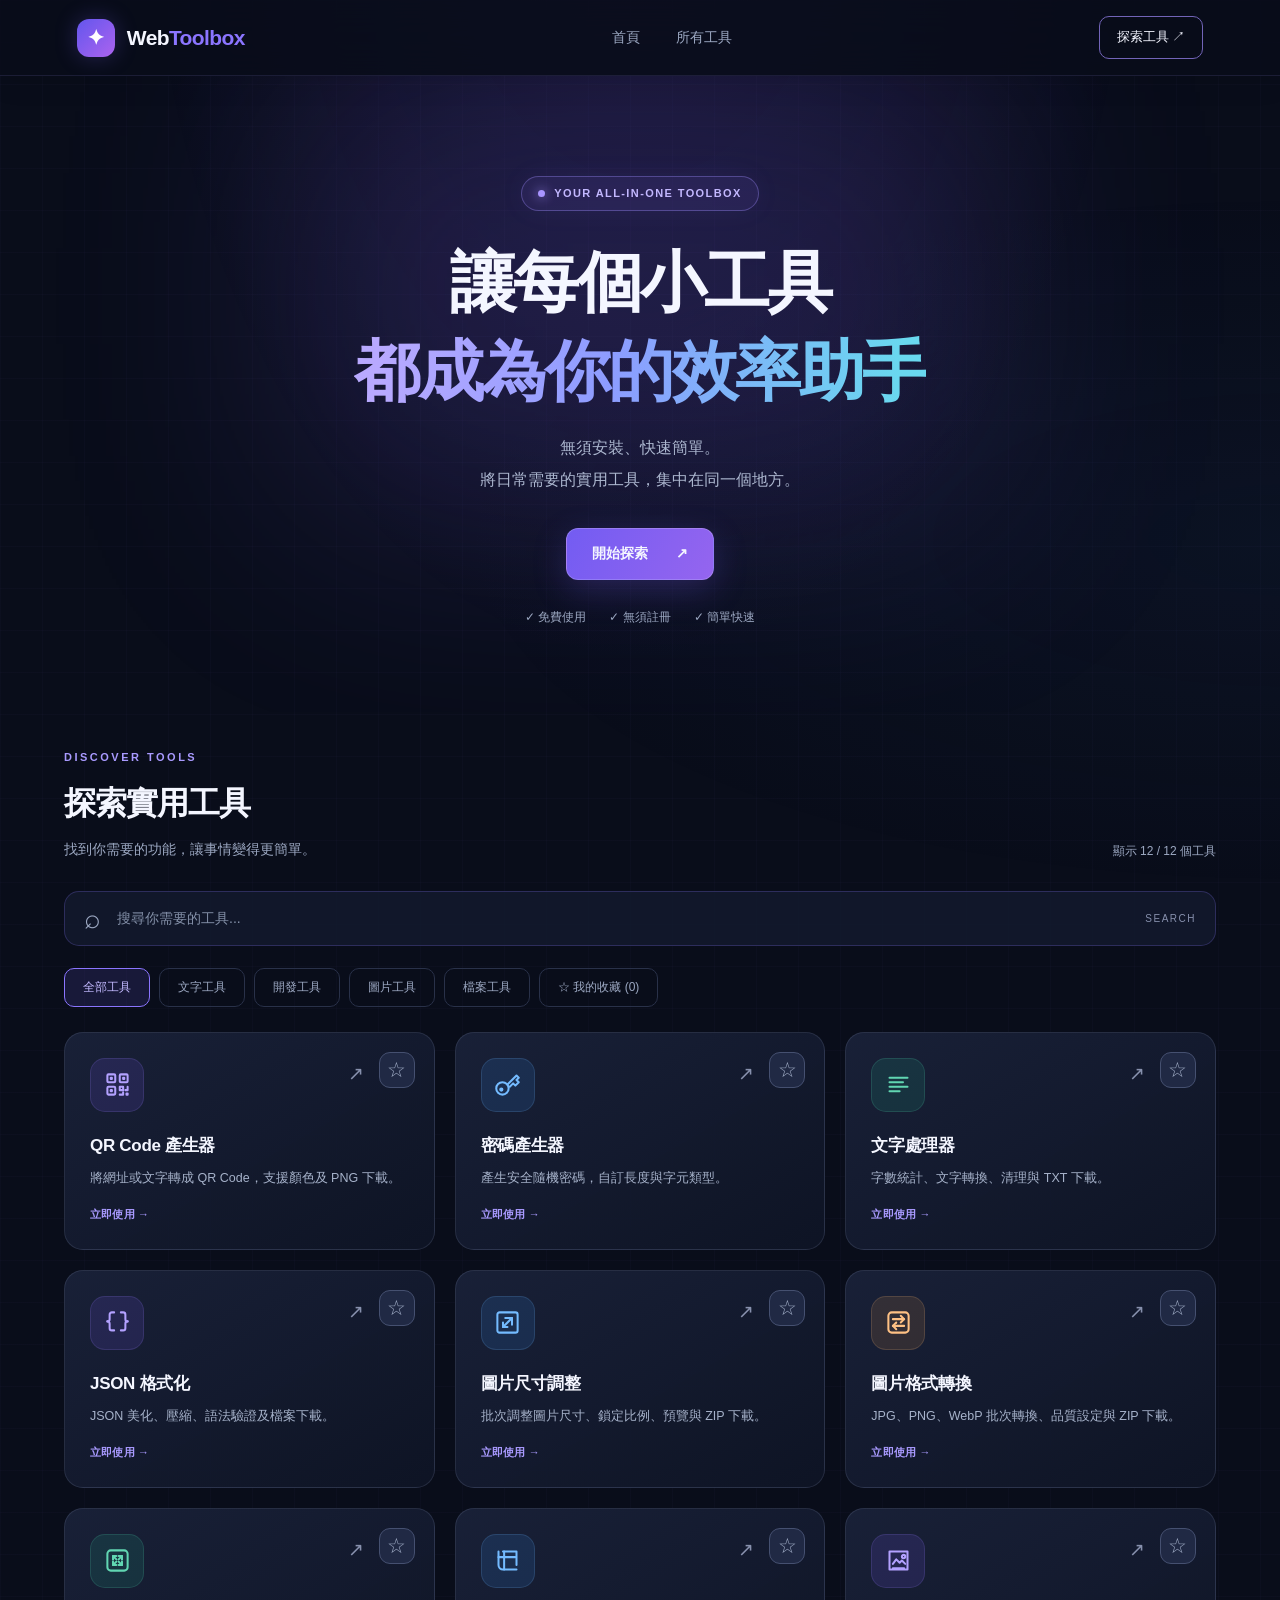
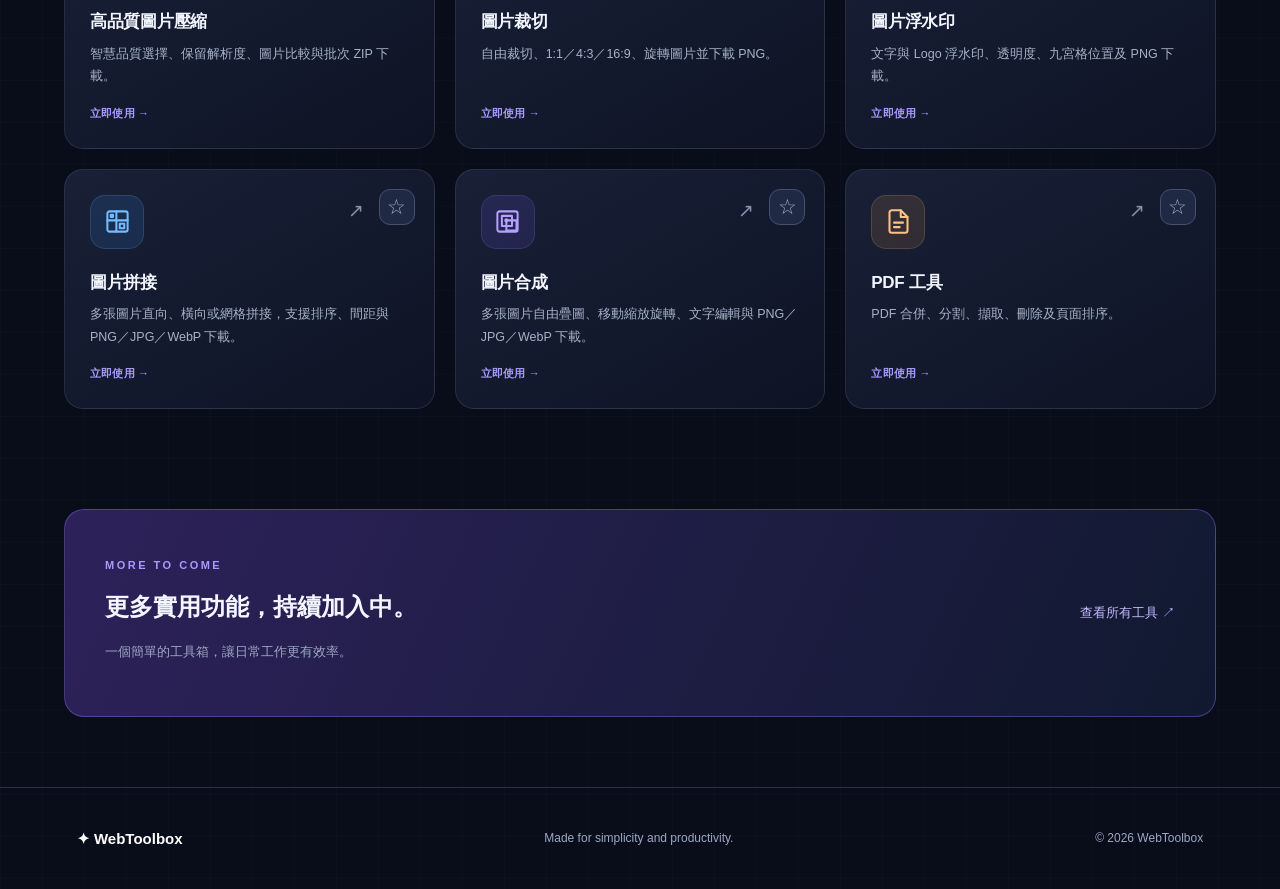
<file: index.html>
<!DOCTYPE html>
<html lang="zh-Hant">
<head>
  <meta http-equiv="Content-Security-Policy" content="default-src 'self'; script-src 'self' https://cdnjs.cloudflare.com; style-src 'self' 'unsafe-inline' https://fonts.googleapis.com; font-src 'self' https://fonts.gstatic.com; img-src 'self' data: blob:; connect-src 'self'; object-src 'none'; base-uri 'self'; form-action 'self'; frame-src 'none'">
  <meta charset="UTF-8">
  <meta name="viewport" content="width=device-width, initial-scale=1.0">
  <meta name="theme-color" content="#090d1a">

  <title>WebToolbox｜免費線上工具箱：圖片、PDF、文字與開發工具</title>
  <!-- WebToolbox SEO metadata: start -->
  <link rel="canonical" href="https://ycc1203.github.io/WebToolBox/">
  <meta name="description" content="WebToolbox 免費線上工具箱，提供圖片壓縮、轉檔、裁切、浮水印、圖片拼接、圖片合成、尺寸調整、PDF、QR Code、密碼、文字處理及 JSON 格式化。免安裝，開啟網頁即可使用。">
  <meta name="robots" content="index, follow">
  <meta property="og:type" content="website">
  <meta property="og:title" content="WebToolbox｜免費線上工具箱：圖片、PDF、文字與開發工具">
  <meta property="og:description" content="WebToolbox 免費線上工具箱，提供圖片壓縮、轉檔、裁切、浮水印、圖片拼接、圖片合成、尺寸調整、PDF、QR Code、密碼、文字處理及 JSON 格式化。免安裝，開啟網頁即可使用。">
  <meta property="og:url" content="https://ycc1203.github.io/WebToolBox/">
  <meta property="og:site_name" content="WebToolbox">
  <meta property="og:locale" content="zh_TW">
  <meta name="twitter:card" content="summary">
  <meta name="twitter:title" content="WebToolbox｜免費線上工具箱：圖片、PDF、文字與開發工具">
  <meta name="twitter:description" content="WebToolbox 免費線上工具箱，提供圖片壓縮、轉檔、裁切、浮水印、圖片拼接、圖片合成、尺寸調整、PDF、QR Code、密碼、文字處理及 JSON 格式化。免安裝，開啟網頁即可使用。">
<!-- WebToolbox SEO metadata: end -->
  <link rel="icon" type="image/svg+xml" href="./assets/favicon.svg">

  <link rel="stylesheet" href="./css/style.css">
  <link rel="stylesheet" href="./css/site.css">

  <script src="./js/notify.js" defer></script>
  <script src="./js/main.js" defer></script>
  <script src="./js/site.js" defer></script>
</head>
<body>

  <header class="navbar">
    <a href="./index.html" class="logo">
      <span class="logo-icon">✦</span>
      <span>Web<span class="accent">Toolbox</span></span>
    </a>

    <nav class="nav-links" aria-label="主選單">
      <a href="#home">首頁</a>
      <a href="#tools">所有工具</a>
    </nav>

    <a class="nav-button" href="#tools">探索工具 ↗</a>
  </header>

  <main id="home">

    <section class="hero">
      <div class="hero-glow"></div>

      <div class="hero-content">
        <div class="hero-badge">
          <span class="status-dot"></span>
          YOUR ALL-IN-ONE TOOLBOX
        </div>

        <h1>
          讓每個小工具<br>
          <span class="gradient-text">都成為你的效率助手</span>
        </h1>

        <p class="hero-description">
          無須安裝、快速簡單。<br>
          將日常需要的實用工具，集中在同一個地方。
        </p>

        <a class="primary-button" href="#tools">
          開始探索 <span>↗</span>
        </a>

        <div class="hero-features">
          <span>✓ 免費使用</span>
          <span>✓ 無須註冊</span>
          <span>✓ 簡單快速</span>
        </div>
      </div>
    </section>

    <section class="tools-section" id="tools">

      <div class="section-heading">
        <div>
          <span class="eyebrow">DISCOVER TOOLS</span>
          <h2>探索實用工具</h2>
          <p>找到你需要的功能，讓事情變得更簡單。</p>
        </div>

        <span class="tool-count" id="toolCount"></span>
      </div>
      
        <!-- 最近使用的工具 -->
        <section
        id="recentSection"
        class="recent-section"
        aria-labelledby="recentTitle"
        hidden
        >
        <div class="recent-heading">
            <div>
            <span class="eyebrow">QUICK ACCESS</span>
            <h3 id="recentTitle">最近使用</h3>
            <p>快速開啟你最近用過的工具。</p>
            </div>

            <button
            id="clearRecent"
            type="button"
            class="recent-clear"
            >
            清除紀錄
            </button>
        </div>

        <div id="recentGrid" class="recent-grid"></div>
        </section>

      <div class="toolbar">
        <label class="search-box">
          <span aria-hidden="true">⌕</span>
          <input
            type="search"
            id="searchInput"
            placeholder="搜尋你需要的工具..."
            autocomplete="off"
            aria-label="搜尋工具"
          >
          <span class="search-shortcut">SEARCH</span>
        </label>

        <div class="filters" id="filters">
          <button class="filter-btn active" data-category="all">全部工具</button>
          <button class="filter-btn" data-category="text">文字工具</button>
          <button class="filter-btn" data-category="dev">開發工具</button>
          <button class="filter-btn" data-category="image">圖片工具</button>
          <button class="filter-btn" data-category="file">檔案工具</button>
        </div>
      </div>

      <div class="tools-grid" id="toolsGrid"></div>

      <!-- 提供無 JavaScript 環境使用者與文字型瀏覽器的工具連結。 -->
      <noscript>
        <nav aria-label="全部工具連結">
          <h3>所有工具</h3>
          <ul>
            <li><a href="./tools/qr.html">QR Code 產生器</a></li>
            <li><a href="./tools/password.html">密碼產生器</a></li>
            <li><a href="./tools/text.html">文字處理器</a></li>
            <li><a href="./tools/json.html">JSON 格式化</a></li>
            <li><a href="./tools/resize.html">圖片尺寸調整</a></li>
            <li><a href="./tools/convert.html">圖片格式轉換</a></li>
            <li><a href="./tools/compress.html">圖片壓縮</a></li>
            <li><a href="./tools/crop.html">圖片裁切</a></li>
            <li><a href="./tools/watermark.html">圖片浮水印</a></li>
            <li><a href="./tools/stitch.html">圖片拼接</a></li>
            <li><a href="./tools/composer.html">圖片合成</a></li>
            <li><a href="./tools/pdf.html">PDF 工具</a></li>
          </ul>
        </nav>
      </noscript>

      <p class="empty-message" id="emptyMessage" hidden>
        找不到符合條件的工具，試試其他關鍵字吧！
      </p>

    </section>

    <section class="bottom-banner">
      <div>
        <span class="eyebrow">MORE TO COME</span>
        <h2>更多實用功能，持續加入中。</h2>
        <p>一個簡單的工具箱，讓日常工作更有效率。</p>
      </div>
      <a href="#tools" class="banner-link">查看所有工具 ↗</a>
    </section>

  </main>

  <footer class="footer">
    <a href="#home" class="footer-brand">✦ WebToolbox</a>
    <p>Made for simplicity and productivity.</p>
    <span>© <span id="year"></span> WebToolbox</span>
  </footer>

  <div id="toast" class="toast" role="status" aria-live="polite"></div>

</body>
</html>
</file>
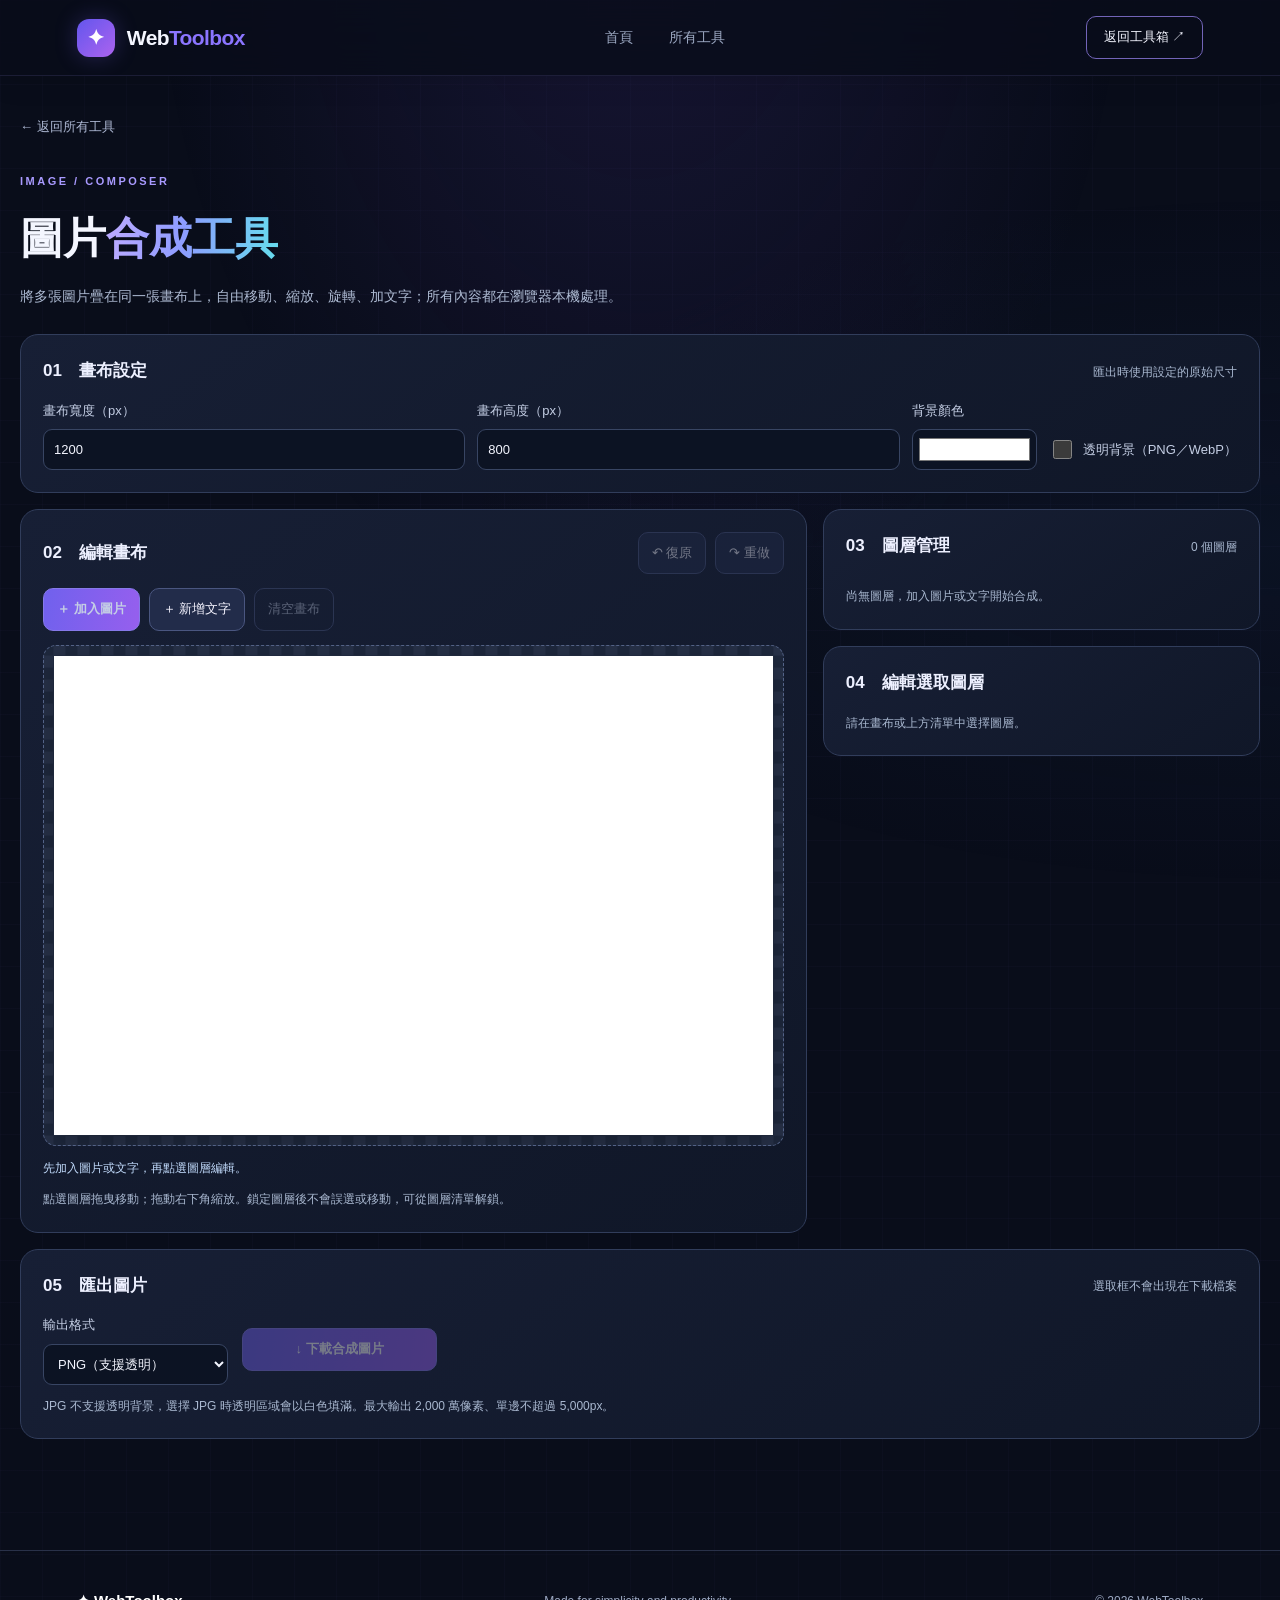
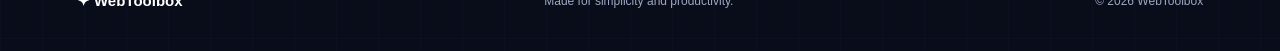
<file: tools/composer.html>
<!DOCTYPE html>
<html lang="zh-Hant">
<head>
  <meta http-equiv="Content-Security-Policy" content="default-src 'self'; script-src 'self' https://cdnjs.cloudflare.com; style-src 'self' 'unsafe-inline' https://fonts.googleapis.com; font-src 'self' https://fonts.gstatic.com; img-src 'self' data: blob:; connect-src 'self'; object-src 'none'; base-uri 'self'; form-action 'self'; frame-src 'none'">
  <meta charset="UTF-8">
  <meta name="viewport" content="width=device-width, initial-scale=1">
  <meta name="theme-color" content="#090d1a">
  <title>圖片合成工具｜自由疊圖、圖層調整與文字編輯｜WebToolbox</title>
  <meta name="description" content="免費線上圖片合成工具，可自由疊加多張 JPG、PNG、WebP，拖曳移動、縮放、旋轉、調整透明度與圖層順序，加入文字並復原重做，輸出 PNG、JPG 或 WebP。圖片只在瀏覽器處理。">
  <meta name="robots" content="index, follow">
  <link rel="canonical" href="https://ycc1203.github.io/WebToolBox/tools/composer.html">
  <meta property="og:type" content="website">
  <meta property="og:title" content="圖片合成工具｜多圖自由疊加與下載｜WebToolbox">
  <meta property="og:description" content="圖片自由疊加、拖曳移動、縮放旋轉、圖層排序與文字合成；瀏覽器本機處理。">
  <meta property="og:url" content="https://ycc1203.github.io/WebToolBox/tools/composer.html">
  <meta property="og:site_name" content="WebToolbox">
  <meta property="og:locale" content="zh_TW">
  <meta name="twitter:card" content="summary">
  <meta name="twitter:title" content="圖片合成工具｜多圖自由疊加與下載｜WebToolbox">
  <meta name="twitter:description" content="多張圖片圖層合成，可移動、縮放、旋轉、調透明度與下載 PNG／JPG／WebP。">
  <link rel="icon" type="image/svg+xml" href="../assets/favicon.svg">
  <link rel="stylesheet" href="../css/style.css">
  <link rel="stylesheet" href="../css/site.css">
  <link rel="stylesheet" href="../css/composer.css">
  <script src="../js/notify.js" defer></script>
  <script src="../js/composer.js" defer></script>
  <script src="../js/site.js" defer></script>
</head>
<body>
  <header class="navbar">
    <a href="../index.html" class="logo"><span class="logo-icon">✦</span><span>Web<span class="accent">Toolbox</span></span></a>
    <nav class="nav-links" aria-label="主選單"><a href="../index.html">首頁</a><a href="../index.html#tools">所有工具</a></nav>
    <a href="../index.html#tools" class="nav-button">返回工具箱 ↗</a>
  </header>
  <main class="composer-page">
    <a class="composer-back" href="../index.html#tools">← 返回所有工具</a>
    <div class="composer-heading"><span class="eyebrow">IMAGE / COMPOSER</span><h1>圖片<span class="gradient-text">合成工具</span></h1><p>將多張圖片疊在同一張畫布上，自由移動、縮放、旋轉、加文字；所有內容都在瀏覽器本機處理。</p></div>
    <section class="composer-panel" aria-labelledby="canvasTitle">
      <div class="composer-section-head"><h2 id="canvasTitle">01　畫布設定</h2><span class="composer-note">匯出時使用設定的原始尺寸</span></div>
      <div class="composer-fields composer-canvas-settings">
        <label>畫布寬度（px）<input id="canvasWidth" type="number" min="200" max="5000" step="1" value="1200"></label>
        <label>畫布高度（px）<input id="canvasHeight" type="number" min="200" max="5000" step="1" value="800"></label>
        <label>背景顏色<input id="backgroundColor" type="color" value="#ffffff"></label>
        <label class="composer-check"><input id="transparentBg" type="checkbox">透明背景（PNG／WebP）</label>
      </div>
    </section>
    <div class="composer-workspace">
      <section class="composer-panel composer-editor" aria-labelledby="editorTitle">
        <div class="composer-section-head"><h2 id="editorTitle">02　編輯畫布</h2><div class="composer-history"><button id="undoBtn" type="button" disabled title="復原 Ctrl+Z">↶ 復原</button><button id="redoBtn" type="button" disabled title="重做 Ctrl+Y">↷ 重做</button></div></div>
        <div class="composer-add-row">
          <label for="imageFiles" class="composer-primary-label">＋ 加入圖片</label>
          <input id="imageFiles" type="file" accept="image/jpeg,image/png,image/webp" multiple>
          <button id="addTextBtn" type="button">＋ 新增文字</button>
          <button id="clearBtn" type="button" class="composer-muted">清空畫布</button>
        </div>
        <div id="composerDrop" class="composer-drop" aria-label="圖片合成畫布，亦可拖放圖片檔案">
          <canvas id="editorCanvas" width="900" height="600" role="img" aria-label="圖片合成即時預覽。點選圖層後可拖曳移動位置"></canvas>
        </div>
        <p id="composerStatus" role="status" aria-live="polite" class="composer-status">先加入圖片或文字，再點選圖層編輯。</p>
        <p class="composer-hint">點選圖層拖曳移動；拖動右下角縮放。鎖定圖層後不會誤選或移動，可從圖層清單解鎖。</p>
      </section>
      <aside class="composer-sidebar" aria-label="圖層編輯器">
        <section class="composer-panel" aria-labelledby="layersTitle">
          <div class="composer-section-head"><h2 id="layersTitle">03　圖層管理</h2><small id="layerCount">0 個圖層</small></div>
          <ul id="layerList" class="composer-layer-list" aria-label="圖層清單"></ul>
          <p id="layerEmpty" class="composer-hint">尚無圖層，加入圖片或文字開始合成。</p>
        </section>
        <section class="composer-panel" aria-labelledby="editTitle">
          <h2 id="editTitle">04　編輯選取圖層</h2>
          <p id="selectionEmpty" class="composer-hint">請在畫布或上方清單中選擇圖層。</p>
          <p id="composerLockHint" class="composer-hint" hidden>此圖層已鎖定，請使用圖層清單的鎖頭按鈕解鎖後再編輯。</p>
          <fieldset id="inspector" class="composer-inspector" disabled hidden>
            <legend class="composer-visually-hidden">目前圖層設定</legend>
            <div id="textOptions" hidden>
              <label>文字內容<input id="textValue" type="text" maxlength="100" placeholder="輸入合成文字"></label>
              <div class="composer-fields"><label>字體大小（px）<input id="fontSize" type="number" min="12" max="300" value="64"></label><label>字體顏色<input id="fontColor" type="color" value="#1f2937"></label></div>
            </div>
            <div class="composer-align-actions" role="group" aria-label="快速對齊畫布">
              <button id="alignCenterX" type="button">水平置中</button>
              <button id="alignCenterY" type="button">垂直置中</button>
              <button id="alignCenterBoth" type="button">全部置中</button>
            </div>
            <div class="composer-fields"><label>水平位置 X<input id="posX" type="number" step="1"></label><label>垂直位置 Y<input id="posY" type="number" step="1"></label></div>
            <label>大小 <output id="scaleValue">100%</output><input id="layerScale" type="range" min="5" max="400" value="100"></label>
            <label>旋轉 <output id="rotationValue">0°</output><input id="rotation" type="range" min="-180" max="180" value="0"></label>
            <label>不透明度 <output id="opacityValue">100%</output><input id="layerOpacity" type="range" min="0" max="100" value="100"></label>
          </fieldset>
        </section>
      </aside>
    </div>
    <section class="composer-panel" aria-labelledby="exportTitle">
      <div class="composer-section-head"><h2 id="exportTitle">05　匯出圖片</h2><span class="composer-note">選取框不會出現在下載檔案</span></div>
      <div class="composer-export-controls">
        <label>輸出格式<select id="outputFormat"><option value="image/png">PNG（支援透明）</option><option value="image/jpeg">JPG</option><option value="image/webp">WebP</option></select></label>
        <label id="qualityField" hidden>圖片品質 <output id="qualityValue">92%</output><input id="quality" type="range" min="40" max="100" value="92"></label>
        <button id="downloadBtn" type="button" class="composer-download" disabled>↓ 下載合成圖片</button>
      </div>
      <p class="composer-hint">JPG 不支援透明背景，選擇 JPG 時透明區域會以白色填滿。最大輸出 2,000 萬像素、單邊不超過 5,000px。</p>
    </section>
  </main>
  <footer class="footer"><a href="../index.html" class="footer-brand">✦ WebToolbox</a><p>Made for simplicity and productivity.</p><span>© <span id="year"></span> WebToolbox</span></footer>
</body>
</html>
</file>
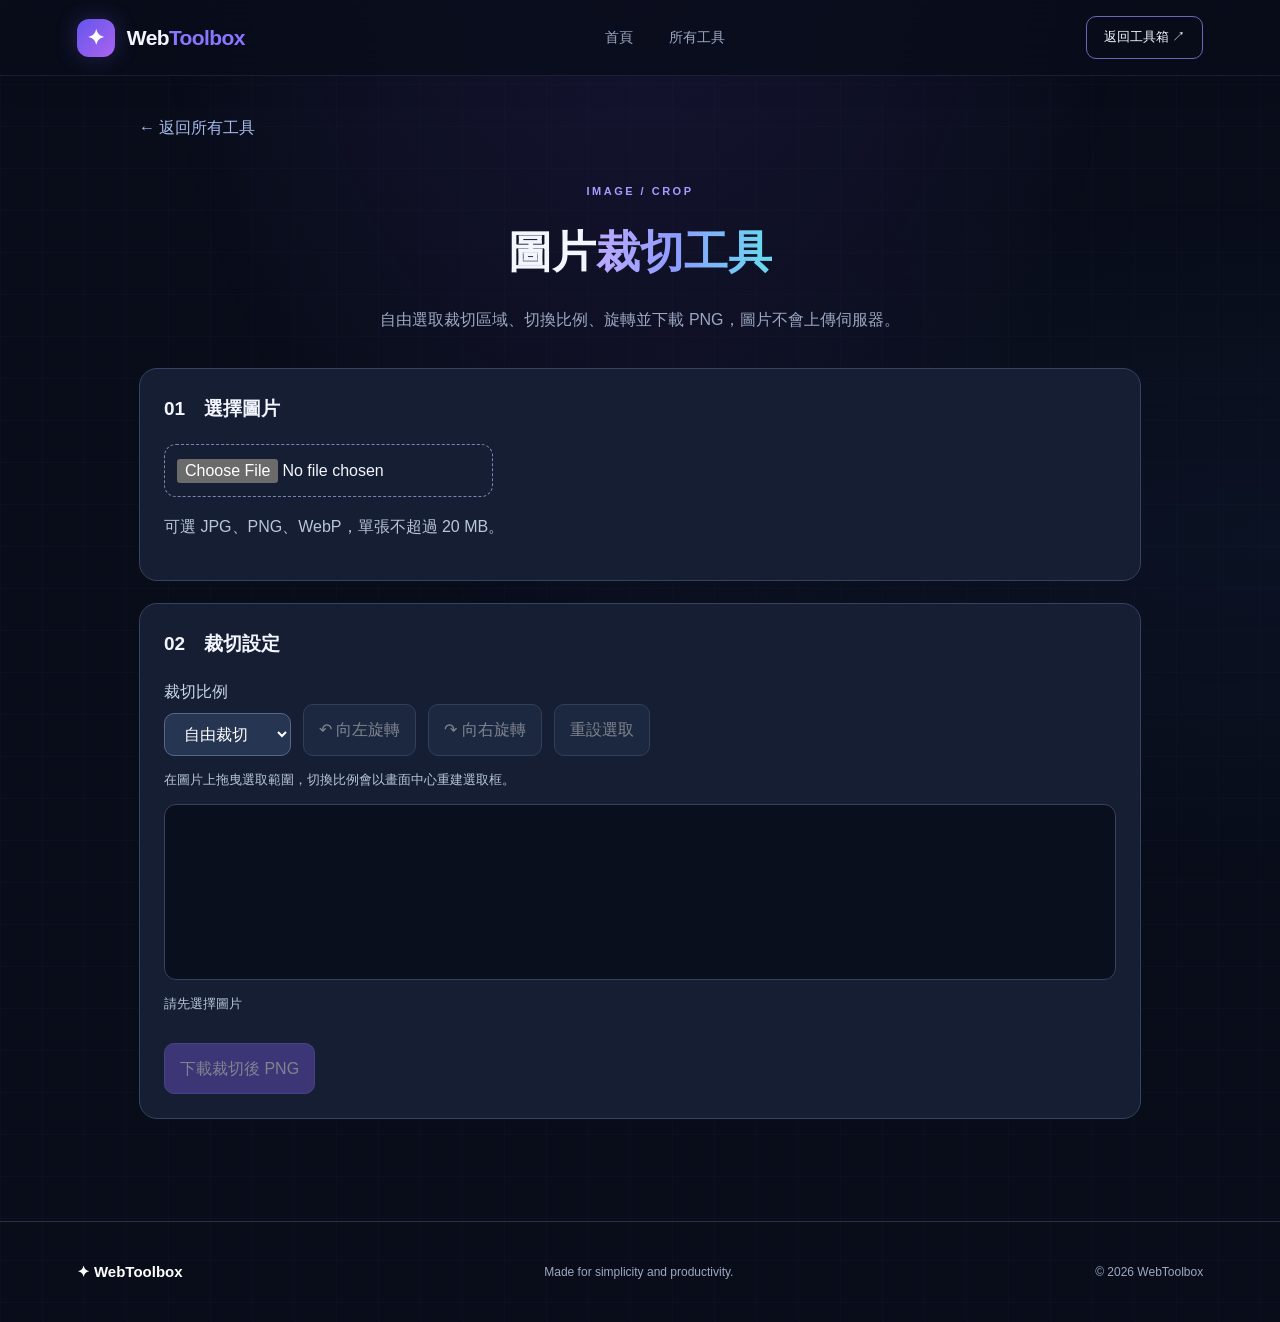
<file: tools/crop.html>
<!DOCTYPE html>
<html lang="zh-Hant"><head>
<meta http-equiv="Content-Security-Policy" content="default-src 'self'; script-src 'self' https://cdnjs.cloudflare.com; style-src 'self' 'unsafe-inline' https://fonts.googleapis.com; font-src 'self' https://fonts.gstatic.com; img-src 'self' data: blob:; connect-src 'self'; object-src 'none'; base-uri 'self'; form-action 'self'; frame-src 'none'">
<meta charset="UTF-8"><meta name="viewport" content="width=device-width,initial-scale=1"><meta name="theme-color" content="#090d1a">
<title>圖片裁切工具｜免費線上裁切與旋轉圖片｜WebToolbox</title>
<meta name="description" content="免費線上圖片裁切工具，支援自由比例、1:1、4:3、16:9、旋轉與 PNG 下載，在瀏覽器本機處理圖片。">
<meta name="robots" content="index, follow">
<link rel="canonical" href="https://ycc1203.github.io/WebToolBox/tools/crop.html"><meta property="og:type" content="website"><meta property="og:title" content="圖片裁切工具｜WebToolbox"><meta property="og:url" content="https://ycc1203.github.io/WebToolBox/tools/crop.html"><meta property="og:description" content="自由裁切、固定比例和旋轉，支援 PNG 下載。"><meta property="og:site_name" content="WebToolbox"><meta property="og:locale" content="zh_TW">
<meta name="twitter:card" content="summary"><meta name="twitter:title" content="圖片裁切工具｜免費線上裁切與旋轉圖片｜WebToolbox"><meta name="twitter:description" content="免費裁切 JPG、PNG、WebP 圖片，支援自由比例、固定比例、旋轉與 PNG 下載。">
<link rel="icon" type="image/svg+xml" href="../assets/favicon.svg"><link rel="stylesheet" href="../css/style.css"><link rel="stylesheet" href="../css/site.css"><link rel="stylesheet" href="../css/crop.css">
<script src="../js/notify.js" defer></script><script src="../js/crop.js" defer></script><script src="../js/site.js" defer></script></head>
<body><header class="navbar"><a href="../index.html" class="logo"><span class="logo-icon">✦</span><span>Web<span class="accent">Toolbox</span></span></a><nav class="nav-links"><a href="../index.html">首頁</a><a href="../index.html#tools">所有工具</a></nav><a class="nav-button" href="../index.html#tools">返回工具箱 ↗</a></header>
<main class="crop-page"><a class="crop-back" href="../index.html#tools">← 返回所有工具</a><div class="crop-heading"><span class="eyebrow">IMAGE / CROP</span><h1>圖片<span class="gradient-text">裁切工具</span></h1><p>自由選取裁切區域、切換比例、旋轉並下載 PNG，圖片不會上傳伺服器。</p></div>
<section class="crop-panel"><h2>01　選擇圖片</h2><input id="fileInput" type="file" accept="image/png,image/jpeg,image/webp"><p id="fileInfo">可選 JPG、PNG、WebP，單張不超過 20 MB。</p></section>
<section class="crop-panel"><h2>02　裁切設定</h2><div class="crop-controls"><label>裁切比例 <select id="ratio"><option value="free">自由裁切</option><option value="1">1:1 正方形</option><option value="1.3333333333">4:3</option><option value="1.7777777778">16:9</option><option value="0.75">3:4</option><option value="0.5625">9:16</option></select></label><button id="rotateLeft" type="button" disabled>↶ 向左旋轉</button><button id="rotateRight" type="button" disabled>↷ 向右旋轉</button><button id="reset" type="button" disabled>重設選取</button></div><p class="crop-hint">在圖片上拖曳選取範圍，切換比例會以畫面中心重建選取框。</p><div class="crop-stage"><canvas id="cropCanvas" aria-label="圖片裁切預覽"></canvas></div><p id="cropStatus" role="status" aria-live="polite">請先選擇圖片</p><button id="download" type="button" class="crop-download" disabled>下載裁切後 PNG</button></section></main>
<footer class="footer"><a href="../index.html" class="footer-brand">✦ WebToolbox</a><p>Made for simplicity and productivity.</p><span>© <span id="year"></span> WebToolbox</span></footer></body></html>
</file>
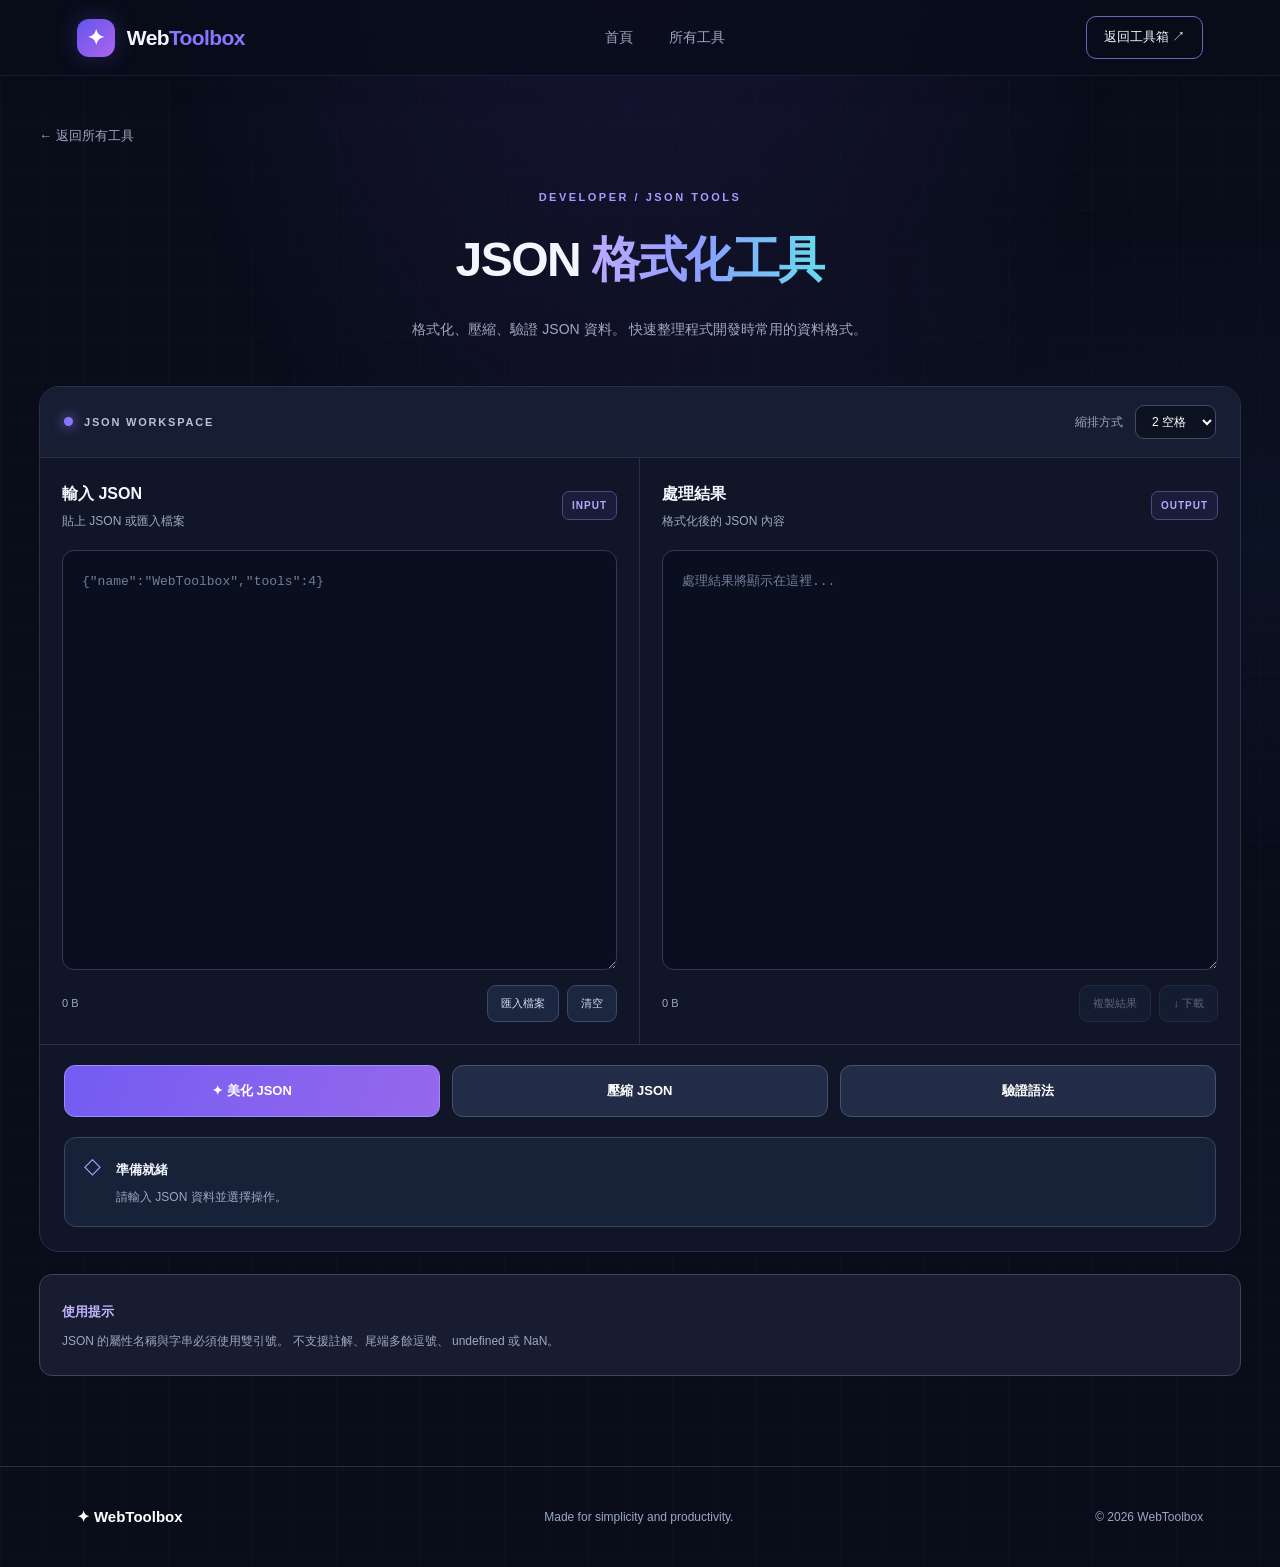
<file: tools/json.html>
<!DOCTYPE html>
<html lang="zh-Hant">
<head>
  <meta http-equiv="Content-Security-Policy" content="default-src 'self'; script-src 'self' https://cdnjs.cloudflare.com; style-src 'self' 'unsafe-inline' https://fonts.googleapis.com; font-src 'self' https://fonts.gstatic.com; img-src 'self' data: blob:; connect-src 'self'; object-src 'none'; base-uri 'self'; form-action 'self'; frame-src 'none'">
  <meta charset="UTF-8">
  <meta name="viewport" content="width=device-width, initial-scale=1.0">
  <meta name="theme-color" content="#090d1a">

  <title>JSON 格式化工具｜美化、壓縮與語法驗證｜WebToolbox</title>
  <!-- WebToolbox SEO metadata: start -->
  <link rel="canonical" href="https://ycc1203.github.io/WebToolBox/tools/json.html">
  <meta name="description" content="免費線上 JSON 格式化工具，支援 JSON 美化、壓縮、語法驗證與檔案匯入匯出，快速檢查資料格式。">
  <meta name="robots" content="index, follow">
  <meta property="og:type" content="website">
  <meta property="og:title" content="JSON 格式化工具｜美化、壓縮與語法驗證｜WebToolbox">
  <meta property="og:description" content="免費線上 JSON 格式化工具，支援 JSON 美化、壓縮、語法驗證與檔案匯入匯出，快速檢查資料格式。">
  <meta property="og:url" content="https://ycc1203.github.io/WebToolBox/tools/json.html">
  <meta property="og:site_name" content="WebToolbox">
  <meta property="og:locale" content="zh_TW">
  <meta name="twitter:card" content="summary">
  <meta name="twitter:title" content="JSON 格式化工具｜美化、壓縮與語法驗證｜WebToolbox">
  <meta name="twitter:description" content="免費線上 JSON 格式化工具，支援 JSON 美化、壓縮、語法驗證與檔案匯入匯出，快速檢查資料格式。">
<!-- WebToolbox SEO metadata: end -->

  <link rel="preconnect" href="https://fonts.googleapis.com">
  <link rel="preconnect" href="https://fonts.gstatic.com" crossorigin>

  <link
    href="https://fonts.googleapis.com/css2?family=Inter:wght@400;500;600;700;800&family=Noto+Sans+TC:wght@400;500;600;700;800&display=swap"
    rel="stylesheet"
  >
  <link rel="icon" type="image/svg+xml" href="../assets/favicon.svg">
  <link rel="stylesheet" href="../css/style.css">
  <link rel="stylesheet" href="../css/json.css">
  <link rel="stylesheet" href="../css/site.css">
  
  <script src="../js/notify.js" defer></script>
  <script src="../js/json.js" defer></script>
  <script src="../js/site.js" defer></script>
</head>

<body>
  <header class="navbar">
    <a href="../index.html" class="logo">
      <span class="logo-icon">✦</span>
      <span>Web<span class="accent">Toolbox</span></span>
    </a>

    <nav class="nav-links" aria-label="主選單">
      <a href="../index.html">首頁</a>
      <a href="../index.html#tools">所有工具</a>
    </nav>

    <a class="nav-button" href="../index.html#tools">
      返回工具箱 ↗
    </a>
  </header>

  <main class="json-page">

    <a href="../index.html#tools" class="back-link">
      ← 返回所有工具
    </a>

    <div class="json-heading">
      <span class="eyebrow">DEVELOPER / JSON TOOLS</span>
      <h1>JSON <span class="gradient-text">格式化工具</span></h1>
      <p>
        格式化、壓縮、驗證 JSON 資料。
        快速整理程式開發時常用的資料格式。
      </p>
    </div>

    <section class="json-workspace">

      <div class="workspace-toolbar">
        <div class="toolbar-title">
          <span class="toolbar-dot"></span>
          JSON WORKSPACE
        </div>

        <label class="indent-setting" for="indentSize">
          縮排方式
          <select id="indentSize">
            <option value="2">2 空格</option>
            <option value="4">4 空格</option>
            <option value="tab">Tab</option>
          </select>
        </label>
      </div>

      <div class="json-layout">

        <!-- 左側輸入 -->
        <section class="json-editor">
          <div class="editor-header">
            <div>
              <h2>輸入 JSON</h2>
              <p>貼上 JSON 或匯入檔案</p>
            </div>
            <span class="editor-tag">INPUT</span>
          </div>

          <textarea
            id="jsonInput"
            spellcheck="false"
            placeholder='{"name":"WebToolbox","tools":4}'
            aria-label="輸入 JSON"
          ></textarea>

          <div class="editor-footer">
            <span id="inputSize">0 B</span>
            <div class="input-actions">
              <button id="importBtn" class="subtle-button">
                匯入檔案
              </button>
              <button id="clearBtn" class="subtle-button">
                清空
              </button>
            </div>
          </div>
        </section>

        <!-- 右側輸出 -->
        <section class="json-editor">
          <div class="editor-header">
            <div>
              <h2>處理結果</h2>
              <p>格式化後的 JSON 內容</p>
            </div>
            <span class="editor-tag">OUTPUT</span>
          </div>

          <textarea
            id="jsonOutput"
            spellcheck="false"
            readonly
            placeholder="處理結果將顯示在這裡..."
            aria-label="JSON 處理結果"
          ></textarea>

          <div class="editor-footer">
            <span id="outputSize">0 B</span>
            <div class="input-actions">
              <button id="copyBtn" class="subtle-button" disabled>
                複製結果
              </button>
              <button id="downloadBtn" class="subtle-button" disabled>
                ↓ 下載
              </button>
            </div>
          </div>
        </section>

      </div>

      <div class="json-actions">
        <button id="formatBtn" class="action-primary">
          ✦ 美化 JSON
        </button>

        <button id="minifyBtn" class="action-secondary">
          壓縮 JSON
        </button>

        <button id="validateBtn" class="action-secondary">
          驗證語法
        </button>
      </div>

      <div id="jsonStatus" class="json-status"
           role="status" aria-live="polite">
        <span id="statusIcon">◇</span>
        <div>
          <strong id="statusTitle">準備就緒</strong>
          <p id="statusMessage">
            請輸入 JSON 資料並選擇操作。
          </p>
        </div>
      </div>

      <input
        type="file"
        id="fileInput"
        accept=".json,application/json"
        hidden
      >

    </section>

    <div class="json-hint">
      <strong>使用提示</strong>
      <p>
        JSON 的屬性名稱與字串必須使用雙引號。
        不支援註解、尾端多餘逗號、
        undefined 或 NaN。
      </p>
    </div>

  </main>

  <footer class="footer">
    <a href="../index.html" class="footer-brand">
      ✦ WebToolbox
    </a>
    <p>Made for simplicity and productivity.</p>
    <span>© <span id="year"></span> WebToolbox</span>
  </footer>
</body>
</html>
</file>
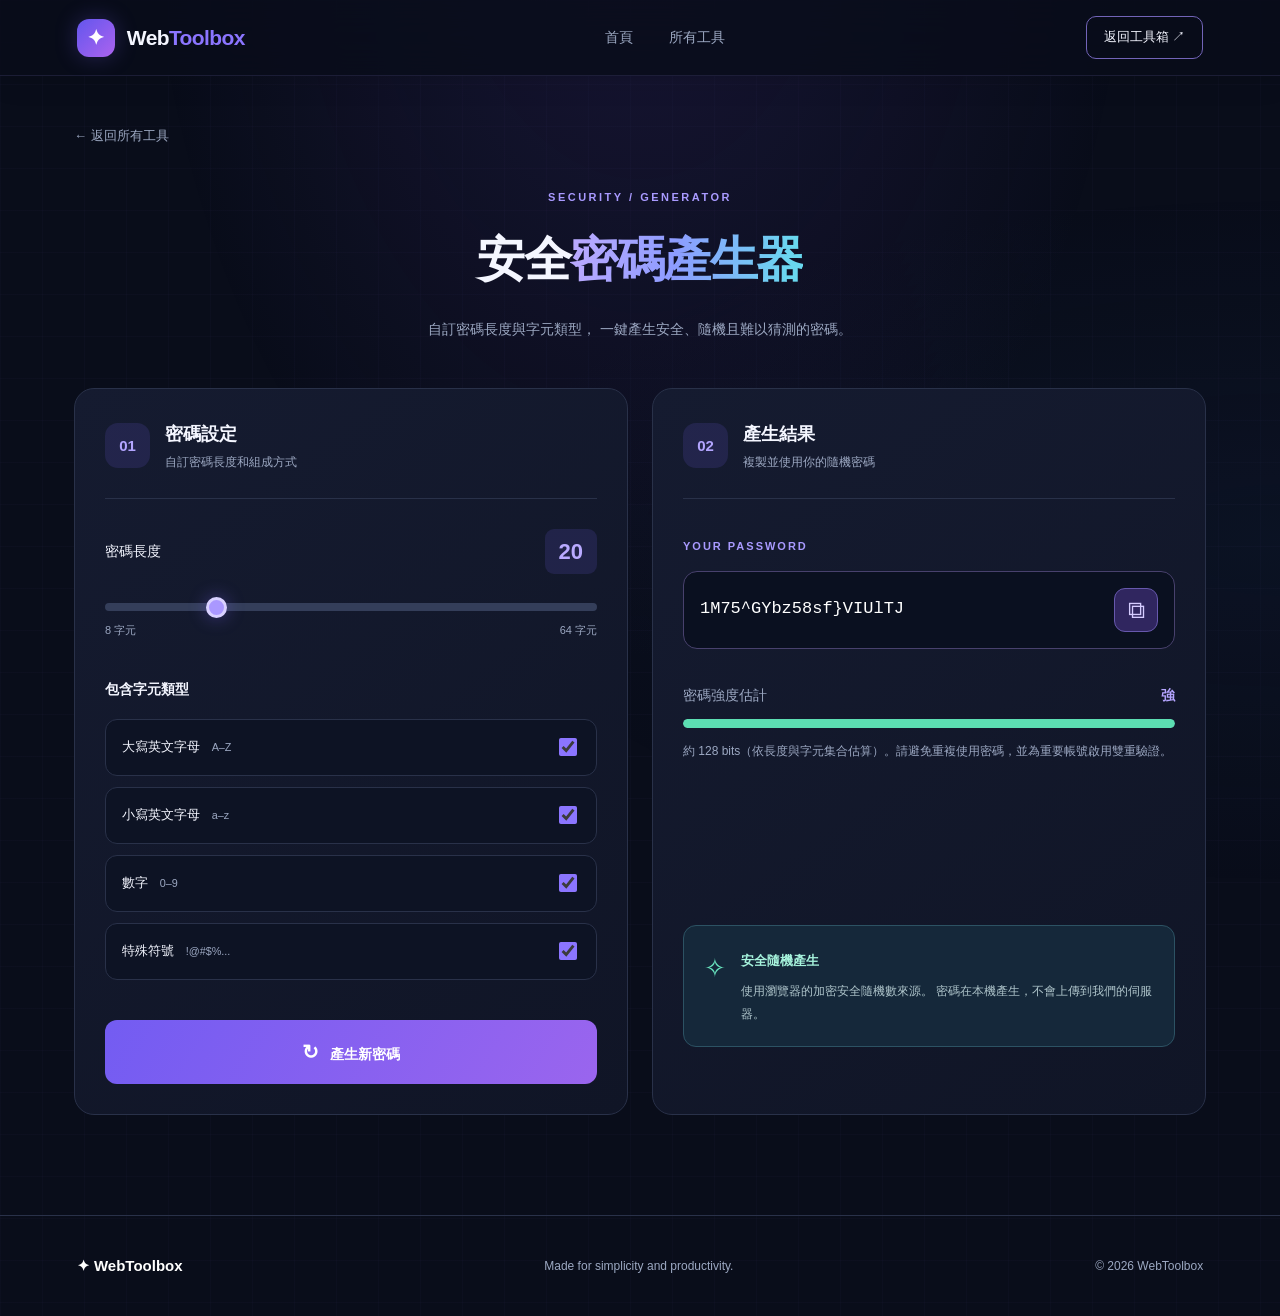
<file: tools/password.html>
<!DOCTYPE html>
<html lang="zh-Hant">
<head>
  <meta http-equiv="Content-Security-Policy" content="default-src 'self'; script-src 'self' https://cdnjs.cloudflare.com; style-src 'self' 'unsafe-inline' https://fonts.googleapis.com; font-src 'self' https://fonts.gstatic.com; img-src 'self' data: blob:; connect-src 'self'; object-src 'none'; base-uri 'self'; form-action 'self'; frame-src 'none'">
  <meta charset="UTF-8">
  <meta name="viewport" content="width=device-width, initial-scale=1.0">
  <meta name="theme-color" content="#090d1a">

  <title>安全密碼產生器｜隨機密碼與長度設定｜WebToolbox</title>
  <!-- WebToolbox SEO metadata: start -->
  <link rel="canonical" href="https://ycc1203.github.io/WebToolBox/tools/password.html">
  <meta name="description" content="免費安全密碼產生器，可自訂長度、大小寫字母、數字及符號，在瀏覽器中產生隨機密碼。">
  <meta name="robots" content="index, follow">
  <meta property="og:type" content="website">
  <meta property="og:title" content="安全密碼產生器｜隨機密碼與長度設定｜WebToolbox">
  <meta property="og:description" content="免費安全密碼產生器，可自訂長度、大小寫字母、數字及符號，在瀏覽器中產生隨機密碼。">
  <meta property="og:url" content="https://ycc1203.github.io/WebToolBox/tools/password.html">
  <meta property="og:site_name" content="WebToolbox">
  <meta property="og:locale" content="zh_TW">
  <meta name="twitter:card" content="summary">
  <meta name="twitter:title" content="安全密碼產生器｜隨機密碼與長度設定｜WebToolbox">
  <meta name="twitter:description" content="免費安全密碼產生器，可自訂長度、大小寫字母、數字及符號，在瀏覽器中產生隨機密碼。">
<!-- WebToolbox SEO metadata: end -->
  
  <link rel="preconnect" href="https://fonts.googleapis.com">
  <link rel="preconnect" href="https://fonts.gstatic.com" crossorigin>

  <link
    href="https://fonts.googleapis.com/css2?family=Inter:wght@400;500;600;700;800&family=Noto+Sans+TC:wght@400;500;600;700;800&display=swap"
    rel="stylesheet"
  >
  <link rel="icon" type="image/svg+xml" href="../assets/favicon.svg">
  <link rel="stylesheet" href="../css/style.css">
  <link rel="stylesheet" href="../css/password.css">
  <link rel="stylesheet" href="../css/site.css">

  <script src="../js/notify.js" defer></script>
  <script src="../js/password.js" defer></script>
  <script src="../js/site.js" defer></script>
</head>
<body>
  <header class="navbar">
    <a href="../index.html" class="logo">
      <span class="logo-icon">✦</span>
      <span>Web<span class="accent">Toolbox</span></span>
    </a>

    <nav class="nav-links">
      <a href="../index.html">首頁</a>
      <a href="../index.html#tools">所有工具</a>
    </nav>

    <a class="nav-button" href="../index.html#tools">
      返回工具箱 ↗
    </a>
  </header>

  <main class="password-page">
    <a class="back-link" href="../index.html#tools">
      ← 返回所有工具
    </a>

    <div class="password-heading">
      <span class="eyebrow">SECURITY / GENERATOR</span>
      <h1>安全<span class="gradient-text">密碼產生器</span></h1>
      <p>
        自訂密碼長度與字元類型，
        一鍵產生安全、隨機且難以猜測的密碼。
      </p>
    </div>

    <div class="password-layout">
      <!-- 左側設定 -->
      <section class="password-panel">
        <div class="panel-heading">
          <span class="panel-step">01</span>
          <div>
            <h2>密碼設定</h2>
            <p>自訂密碼長度和組成方式</p>
          </div>
        </div>

        <div class="length-heading">
          <label for="passwordLength">密碼長度</label>
          <span class="length-value" id="lengthValue">20</span>
        </div>

        <input
          id="passwordLength"
          type="range"
          min="8"
          max="64"
          value="20"
        >

        <div class="length-labels">
          <span>8 字元</span>
          <span>64 字元</span>
        </div>

        <h3 class="options-title">包含字元類型</h3>

        <div class="password-options">
          <label class="option">
            <span>大寫英文字母 <small>A–Z</small></span>
            <input id="uppercase" type="checkbox" checked>
          </label>

          <label class="option">
            <span>小寫英文字母 <small>a–z</small></span>
            <input id="lowercase" type="checkbox" checked>
          </label>

          <label class="option">
            <span>數字 <small>0–9</small></span>
            <input id="numbers" type="checkbox" checked>
          </label>

          <label class="option">
            <span>特殊符號 <small>!@#$%...</small></span>
            <input id="symbols" type="checkbox" checked>
          </label>
        </div>

        <p class="option-error" id="optionError" role="alert"></p>

        <button class="generate-button" id="generatePassword">
          <span>↻</span> 產生新密碼
        </button>
      </section>

      <!-- 右側結果 -->
      <section class="password-panel result-panel">
        <div class="panel-heading">
          <span class="panel-step">02</span>
          <div>
            <h2>產生結果</h2>
            <p>複製並使用你的隨機密碼</p>
          </div>
        </div>

        <div class="result-label">YOUR PASSWORD</div>

        <div class="password-output">
          <output id="passwordResult">準備產生密碼...</output>
          <button
            id="copyPassword"
            class="copy-button"
            aria-label="複製密碼"
            title="複製密碼"
          >⧉</button>
        </div>

        <div class="strength-heading">
          <span>密碼強度估計</span>
          <strong id="strengthLabel">尚未產生</strong>
        </div>

        <div class="strength-track">
          <div class="strength-fill" id="strengthFill"></div>
        </div>

        <p class="strength-note" id="strengthNote">
          密碼強度將依字元長度與組合估算。
        </p>

        <div class="security-info">
          <span class="security-icon">✧</span>
          <div>
            <strong>安全隨機產生</strong>
            <p>
              使用瀏覽器的加密安全隨機數來源。
              密碼在本機產生，不會上傳到我們的伺服器。
            </p>
          </div>
        </div>

        <p class="copy-status" id="copyStatus" role="status"></p>
      </section>
    </div>
  </main>

  <footer class="footer">
    <a href="../index.html" class="footer-brand">✦ WebToolbox</a>
    <p>Made for simplicity and productivity.</p>
    <span>© <span id="year"></span> WebToolbox</span>
  </footer>
</body>
</html>
</file>
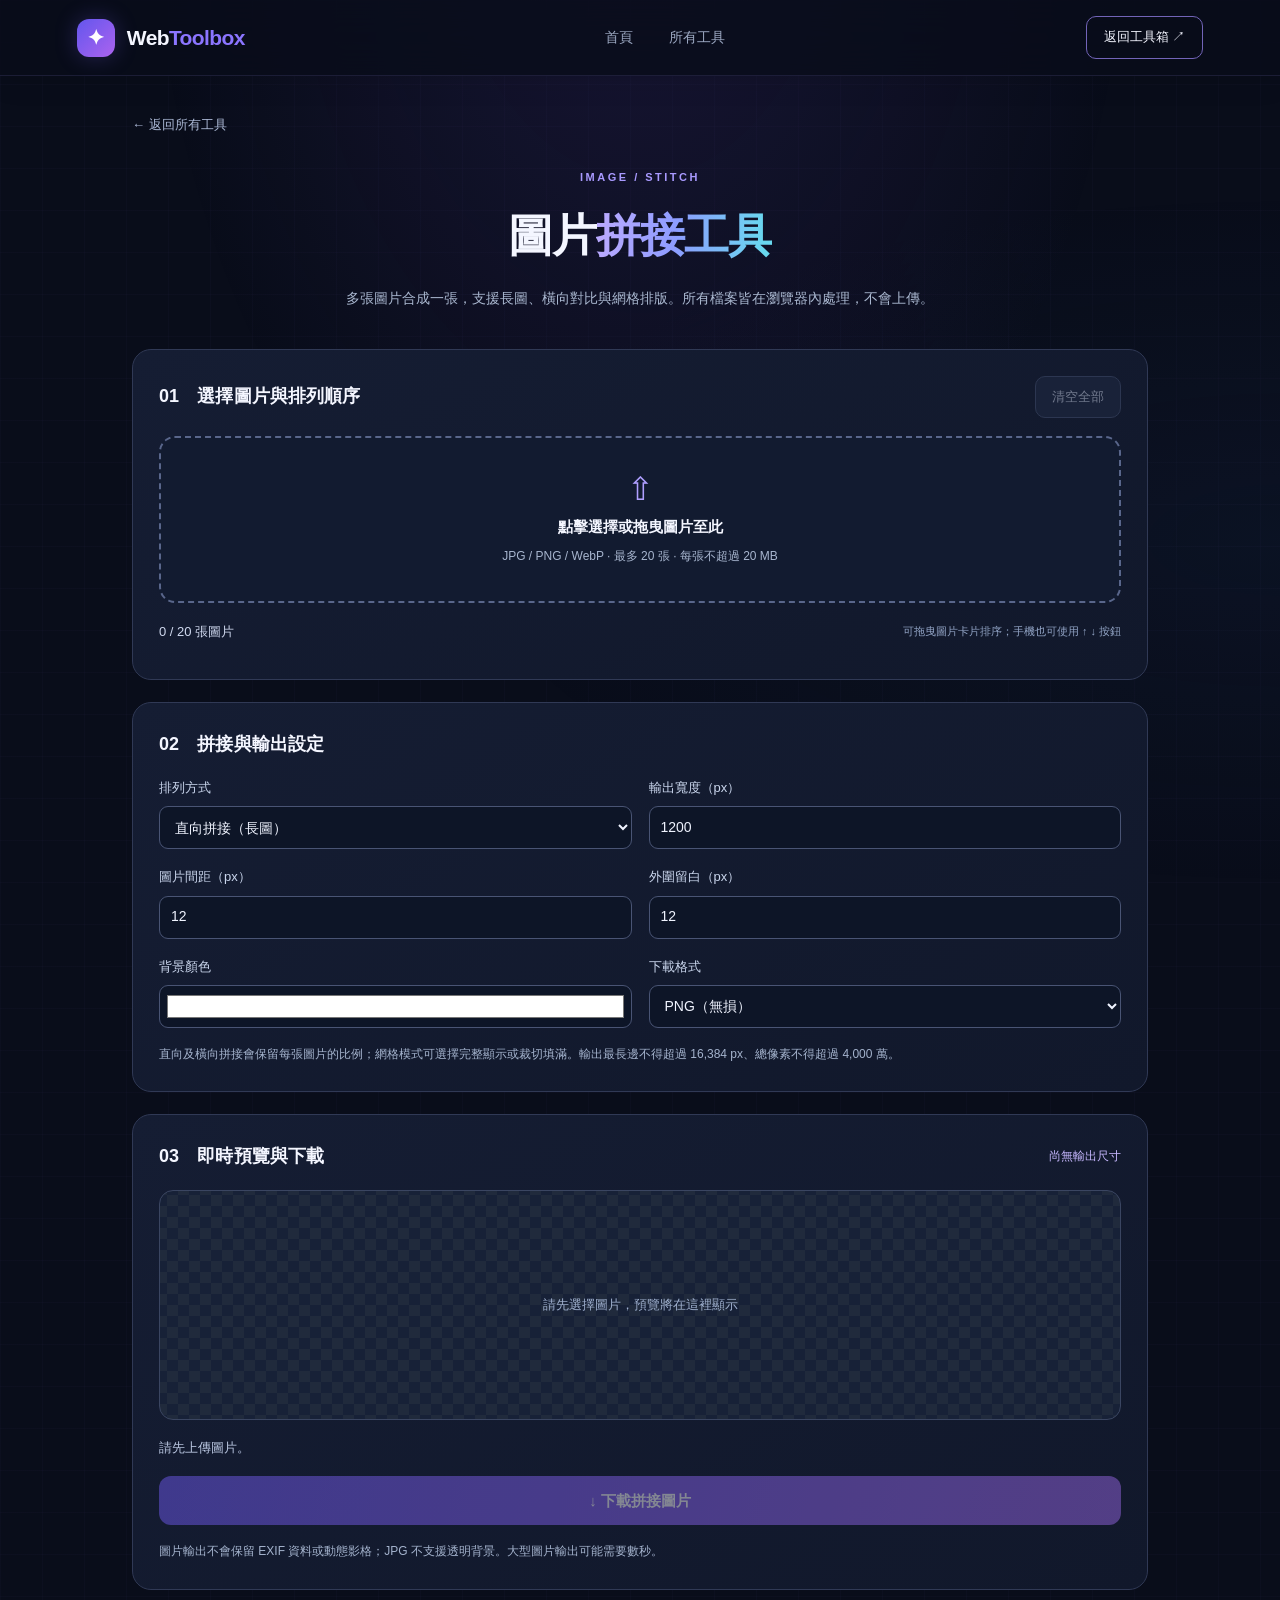
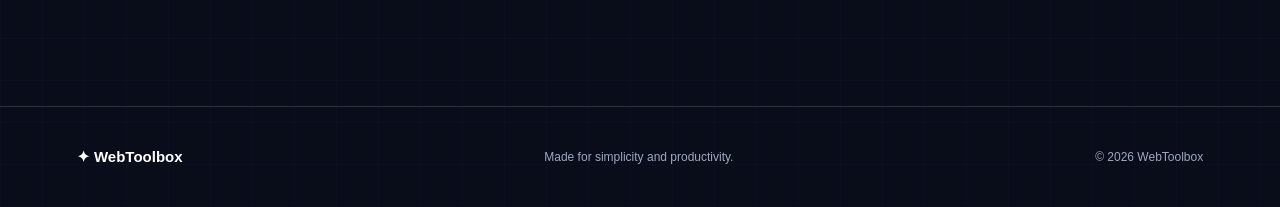
<file: tools/stitch.html>
<!DOCTYPE html>
<html lang="zh-Hant">
<head>
  <meta http-equiv="Content-Security-Policy" content="default-src 'self'; script-src 'self' https://cdnjs.cloudflare.com; style-src 'self' 'unsafe-inline' https://fonts.googleapis.com; font-src 'self' https://fonts.gstatic.com; img-src 'self' data: blob:; connect-src 'self'; object-src 'none'; base-uri 'self'; form-action 'self'; frame-src 'none'">
  <meta charset="UTF-8">
  <meta name="viewport" content="width=device-width, initial-scale=1">
  <meta name="theme-color" content="#090d1a">
  <title>圖片拼接工具｜直向橫向合併、網格排版與圖片下載｜WebToolbox</title>
  <meta name="description" content="免費線上圖片拼接工具，支援 JPG、PNG、WebP 多圖上傳、拖曳排序、直向或橫向合併、網格排版、間距、背景顏色、自訂輸出寬度、即時預覽及 PNG、JPG、WebP 下載。圖片在瀏覽器內處理。">
  <meta name="robots" content="index, follow">
  <link rel="canonical" href="https://ycc1203.github.io/WebToolBox/tools/stitch.html">
  <meta property="og:type" content="website">
  <meta property="og:title" content="圖片拼接工具｜WebToolbox">
  <meta property="og:description" content="多張圖片一鍵直向、橫向或網格拼接，支援排序、間距與 PNG／JPG／WebP 下載。">
  <meta property="og:url" content="https://ycc1203.github.io/WebToolBox/tools/stitch.html">
  <meta property="og:site_name" content="WebToolbox">
  <meta property="og:locale" content="zh_TW">
  <meta name="twitter:card" content="summary">
  <meta name="twitter:title" content="圖片拼接工具｜直向橫向合併、網格排版與圖片下載｜WebToolbox">
  <meta name="twitter:description" content="免費線上圖片拼接工具，支援多圖排序、直向、橫向與網格拼接，可下載 PNG、JPG、WebP。">
  <link rel="icon" type="image/svg+xml" href="../assets/favicon.svg">
  <link rel="stylesheet" href="../css/style.css">
  <link rel="stylesheet" href="../css/site.css">
  <link rel="stylesheet" href="../css/stitch.css">
  <script src="../js/notify.js" defer></script>
  <script src="../js/stitch.js" defer></script>
  <script src="../js/site.js" defer></script>
</head>
<body>
  <header class="navbar">
    <a href="../index.html" class="logo"><span class="logo-icon">✦</span><span>Web<span class="accent">Toolbox</span></span></a>
    <nav class="nav-links" aria-label="主選單"><a href="../index.html">首頁</a><a href="../index.html#tools">所有工具</a></nav>
    <a href="../index.html#tools" class="nav-button">返回工具箱 ↗</a>
  </header>
  <main class="stitch-page">
    <a href="../index.html#tools" class="stitch-back">← 返回所有工具</a>
    <div class="stitch-heading"><span class="eyebrow">IMAGE / STITCH</span><h1>圖片<span class="gradient-text">拼接工具</span></h1><p>多張圖片合成一張，支援長圖、橫向對比與網格排版。所有檔案皆在瀏覽器內處理，不會上傳。</p></div>
    <section class="stitch-panel" aria-labelledby="uploadTitle">
      <div class="stitch-panel-head"><h2 id="uploadTitle">01　選擇圖片與排列順序</h2><button id="clearAll" type="button" class="stitch-secondary" disabled>清空全部</button></div>
      <div id="dropZone" class="stitch-dropzone" role="button" tabindex="0" aria-label="點擊或拖曳上傳圖片">
        <span class="stitch-upload-icon" aria-hidden="true">⇧</span><strong>點擊選擇或拖曳圖片至此</strong><small>JPG / PNG / WebP · 最多 20 張 · 每張不超過 20 MB</small>
      </div>
      <input id="fileInput" type="file" accept="image/jpeg,image/png,image/webp" multiple hidden aria-label="選擇圖片檔案">
      <div class="stitch-list-head"><p id="fileCount" aria-live="polite">尚未選擇圖片</p><small>可拖曳圖片卡片排序；手機也可使用 ↑ ↓ 按鈕</small></div>
      <ul id="imageList" class="stitch-image-list" aria-label="待拼接圖片清單"></ul>
    </section>
    <section class="stitch-panel" aria-labelledby="settingsTitle">
      <h2 id="settingsTitle">02　拼接與輸出設定</h2>
      <div class="stitch-settings">
        <label class="stitch-field">排列方式<select id="layoutMode"><option value="vertical">直向拼接（長圖）</option><option value="horizontal">橫向拼接</option><option value="grid">網格排版</option></select></label>
        <label class="stitch-field">輸出寬度（px）<input id="outputWidth" type="number" min="200" max="6000" step="1" value="1200" inputmode="numeric"></label>
        <label class="stitch-field">圖片間距（px）<input id="gap" type="number" min="0" max="120" step="1" value="12" inputmode="numeric"></label>
        <label class="stitch-field">外圍留白（px）<input id="padding" type="number" min="0" max="120" step="1" value="12" inputmode="numeric"></label>
        <label class="stitch-field">背景顏色<input id="backgroundColor" type="color" value="#ffffff"></label>
        <label class="stitch-field stitch-grid-only" id="columnsField" hidden>網格欄數<select id="columns"><option value="2" selected>2 欄</option><option value="3">3 欄</option><option value="4">4 欄</option><option value="5">5 欄</option></select></label>
        <label class="stitch-field stitch-grid-only" id="cellRatioField" hidden>網格格子比例<select id="cellRatio"><option value="1">1:1（正方形）</option><option value="1.3333333333333" selected>4:3</option><option value="1.7777777777778">16:9</option><option value="0.75">3:4</option></select></label>
        <label class="stitch-field stitch-grid-only" id="fitField" hidden>網格圖片顯示<select id="fitMode"><option value="contain">完整顯示（不裁切）</option><option value="cover">填滿格子（可能裁切）</option></select></label>
        <label class="stitch-field">下載格式<select id="outputFormat"><option value="image/png">PNG（無損）</option><option value="image/jpeg">JPG（檔案通常較小）</option><option value="image/webp">WebP</option></select></label>
        <label class="stitch-field" id="qualityField" hidden>輸出品質：<output id="qualityValue" for="quality">90%</output><input id="quality" type="range" min="50" max="100" value="90"></label>
      </div>
      <p class="stitch-note">直向及橫向拼接會保留每張圖片的比例；網格模式可選擇完整顯示或裁切填滿。輸出最長邊不得超過 16,384 px、總像素不得超過 4,000 萬。</p>
    </section>
    <section class="stitch-panel" aria-labelledby="previewTitle">
      <div class="stitch-panel-head"><h2 id="previewTitle">03　即時預覽與下載</h2><span id="outputInfo" class="stitch-output-info">尚無輸出尺寸</span></div>
      <div class="stitch-preview"><canvas id="previewCanvas" role="img" aria-label="圖片拼接即時預覽" hidden></canvas><p id="previewEmpty">請先選擇圖片，預覽將在這裡顯示</p></div>
      <p id="stitchStatus" role="status" aria-live="polite">請先上傳圖片。</p>
      <button id="downloadBtn" type="button" class="stitch-download" disabled>↓ 下載拼接圖片</button>
      <p class="stitch-note">圖片輸出不會保留 EXIF 資料或動態影格；JPG 不支援透明背景。大型圖片輸出可能需要數秒。</p>
    </section>
  </main>
  <footer class="footer"><a href="../index.html" class="footer-brand">✦ WebToolbox</a><p>Made for simplicity and productivity.</p><span>© <span id="year"></span> WebToolbox</span></footer>
</body>
</html>
</file>
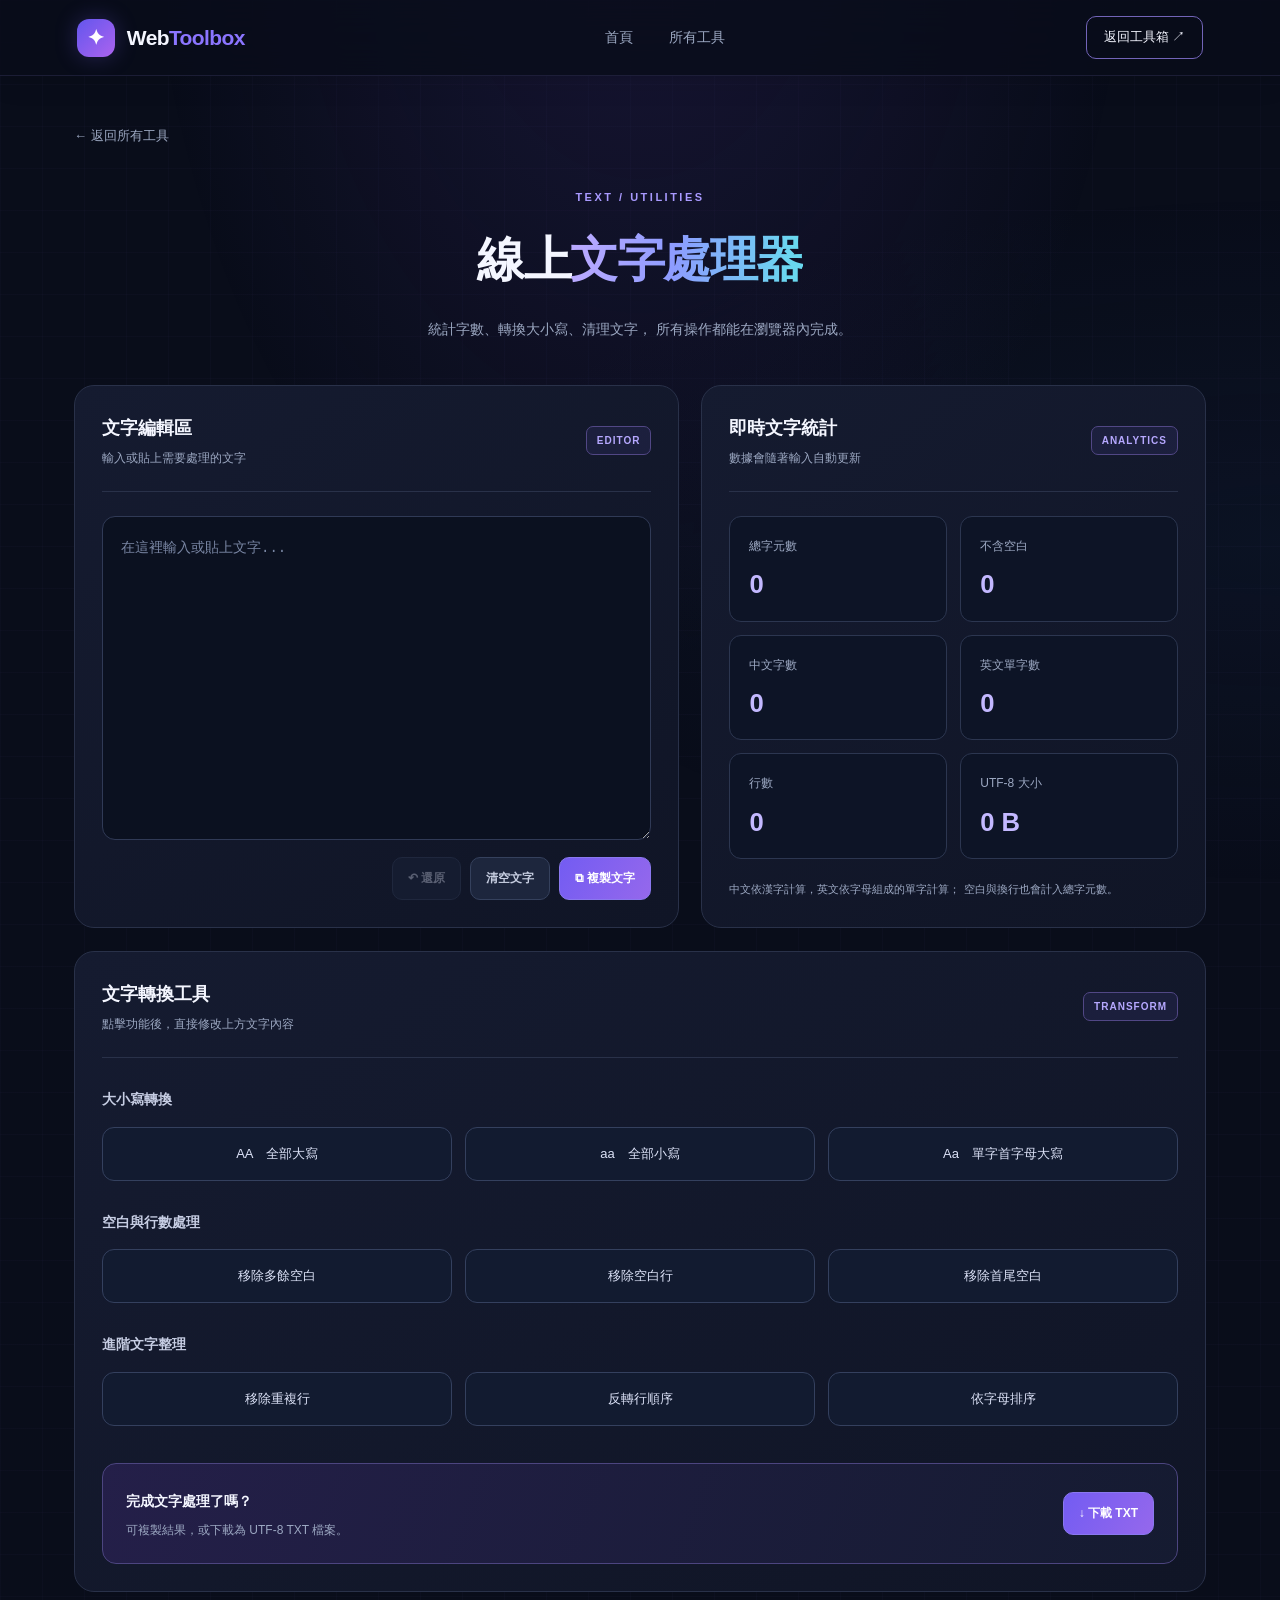
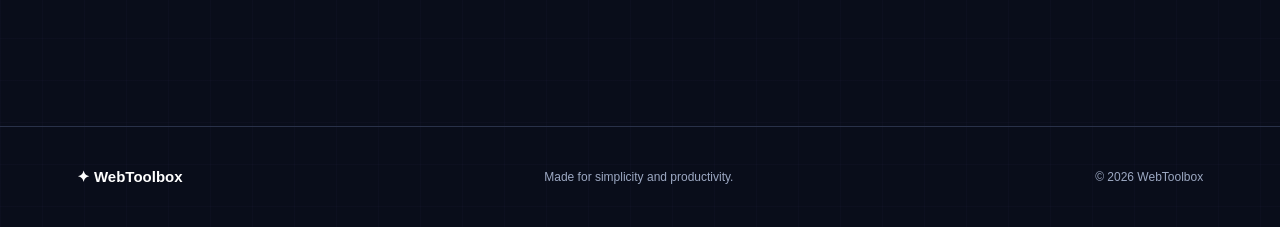
<file: tools/text.html>
<!DOCTYPE html>
<html lang="zh-Hant">
<head>
  <meta http-equiv="Content-Security-Policy" content="default-src 'self'; script-src 'self' https://cdnjs.cloudflare.com; style-src 'self' 'unsafe-inline' https://fonts.googleapis.com; font-src 'self' https://fonts.gstatic.com; img-src 'self' data: blob:; connect-src 'self'; object-src 'none'; base-uri 'self'; form-action 'self'; frame-src 'none'">
  <meta charset="UTF-8">
  <meta name="viewport" content="width=device-width, initial-scale=1.0">
  <meta name="theme-color" content="#090d1a">

  <title>線上文字處理器｜字數統計、文字清理與轉換｜WebToolbox</title>
  <!-- WebToolbox SEO metadata: start -->
  <link rel="canonical" href="https://ycc1203.github.io/WebToolBox/tools/text.html">
  <meta name="description" content="免費線上文字處理工具，統計字元、中文字、單字及行數，支援文字轉換、清理與 TXT 下載。">
  <meta name="robots" content="index, follow">
  <meta property="og:type" content="website">
  <meta property="og:title" content="線上文字處理器｜字數統計、文字清理與轉換｜WebToolbox">
  <meta property="og:description" content="免費線上文字處理工具，統計字元、中文字、單字及行數，支援文字轉換、清理與 TXT 下載。">
  <meta property="og:url" content="https://ycc1203.github.io/WebToolBox/tools/text.html">
  <meta property="og:site_name" content="WebToolbox">
  <meta property="og:locale" content="zh_TW">
  <meta name="twitter:card" content="summary">
  <meta name="twitter:title" content="線上文字處理器｜字數統計、文字清理與轉換｜WebToolbox">
  <meta name="twitter:description" content="免費線上文字處理工具，統計字元、中文字、單字及行數，支援文字轉換、清理與 TXT 下載。">
<!-- WebToolbox SEO metadata: end -->

  <link rel="preconnect" href="https://fonts.googleapis.com">
  <link rel="preconnect" href="https://fonts.gstatic.com" crossorigin>

  <link
    href="https://fonts.googleapis.com/css2?family=Inter:wght@400;500;600;700;800&family=Noto+Sans+TC:wght@400;500;600;700;800&display=swap"
    rel="stylesheet"
  >  
  <link rel="icon" type="image/svg+xml" href="../assets/favicon.svg">
  <link rel="stylesheet" href="../css/style.css">
  <link rel="stylesheet" href="../css/text.css">
  <link rel="stylesheet" href="../css/site.css">

  <script src="../js/notify.js" defer></script>
  <script src="../js/text.js" defer></script>
  <script src="../js/site.js" defer></script>
</head>
<body>

  <header class="navbar">
    <a href="../index.html" class="logo">
      <span class="logo-icon">✦</span>
      <span>Web<span class="accent">Toolbox</span></span>
    </a>

    <nav class="nav-links">
      <a href="../index.html">首頁</a>
      <a href="../index.html#tools">所有工具</a>
    </nav>

    <a class="nav-button" href="../index.html#tools">
      返回工具箱 ↗
    </a>
  </header>

  <main class="text-page">

    <a href="../index.html#tools" class="back-link">
      ← 返回所有工具
    </a>

    <div class="text-heading">
      <span class="eyebrow">TEXT / UTILITIES</span>
      <h1>線上<span class="gradient-text">文字處理器</span></h1>
      <p>
        統計字數、轉換大小寫、清理文字，
        所有操作都能在瀏覽器內完成。
      </p>
    </div>

    <!-- 文字編輯與統計 -->
    <div class="editor-layout">

      <section class="text-panel editor-panel">
        <div class="panel-title">
          <div>
            <h2>文字編輯區</h2>
            <p>輸入或貼上需要處理的文字</p>
          </div>
          <span class="panel-tag">EDITOR</span>
        </div>

        <textarea
          id="textInput"
          placeholder="在這裡輸入或貼上文字..."
          spellcheck="false"
          aria-label="要處理的文字"
        ></textarea>

        <div class="editor-actions">
          <button id="undoBtn" class="secondary-btn" disabled>
            ↶ 還原
          </button>
          <button id="clearBtn" class="secondary-btn">
            清空文字
          </button>
          <button id="copyBtn" class="primary-small">
            ⧉ 複製文字
          </button>
        </div>
      </section>

      <section class="text-panel stats-panel">
        <div class="panel-title">
          <div>
            <h2>即時文字統計</h2>
            <p>數據會隨著輸入自動更新</p>
          </div>
          <span class="panel-tag">ANALYTICS</span>
        </div>

        <div class="stats-grid">
          <div class="stat-card">
            <span>總字元數</span>
            <strong id="totalChars">0</strong>
          </div>
          <div class="stat-card">
            <span>不含空白</span>
            <strong id="noSpaceChars">0</strong>
          </div>
          <div class="stat-card">
            <span>中文字數</span>
            <strong id="chineseChars">0</strong>
          </div>
          <div class="stat-card">
            <span>英文單字數</span>
            <strong id="englishWords">0</strong>
          </div>
          <div class="stat-card">
            <span>行數</span>
            <strong id="lineCount">0</strong>
          </div>
          <div class="stat-card">
            <span>UTF-8 大小</span>
            <strong id="byteCount">0 B</strong>
          </div>
        </div>

        <p class="stats-note">
          中文依漢字計算，英文依字母組成的單字計算；
          空白與換行也會計入總字元數。
        </p>
      </section>

    </div>

    <!-- 轉換工具 -->
    <section class="text-panel operations-panel">
      <div class="panel-title">
        <div>
          <h2>文字轉換工具</h2>
          <p>點擊功能後，直接修改上方文字內容</p>
        </div>
        <span class="panel-tag">TRANSFORM</span>
      </div>

      <h3 class="operation-group-title">大小寫轉換</h3>

      <div class="operation-grid">
        <button data-action="upper">AA　全部大寫</button>
        <button data-action="lower">aa　全部小寫</button>
        <button data-action="title">Aa　單字首字母大寫</button>
      </div>

      <h3 class="operation-group-title">空白與行數處理</h3>

      <div class="operation-grid">
        <button data-action="spaces">移除多餘空白</button>
        <button data-action="empty">移除空白行</button>
        <button data-action="trim">移除首尾空白</button>
      </div>

      <h3 class="operation-group-title">進階文字整理</h3>

      <div class="operation-grid">
        <button data-action="unique">移除重複行</button>
        <button data-action="reverse">反轉行順序</button>
        <button data-action="sort">依字母排序</button>
      </div>

      <div class="export-area">
        <div>
          <strong>完成文字處理了嗎？</strong>
          <p>可複製結果，或下載為 UTF-8 TXT 檔案。</p>
        </div>

        <button id="downloadBtn" class="download-btn">
          ↓ 下載 TXT
        </button>
      </div>
    </section>

    <p class="text-status" id="textStatus" role="status" aria-live="polite"></p>

  </main>

  <footer class="footer">
    <a href="../index.html" class="footer-brand">✦ WebToolbox</a>
    <p>Made for simplicity and productivity.</p>
    <span>© <span id="year"></span> WebToolbox</span>
  </footer>

</body>
</html>
</file>
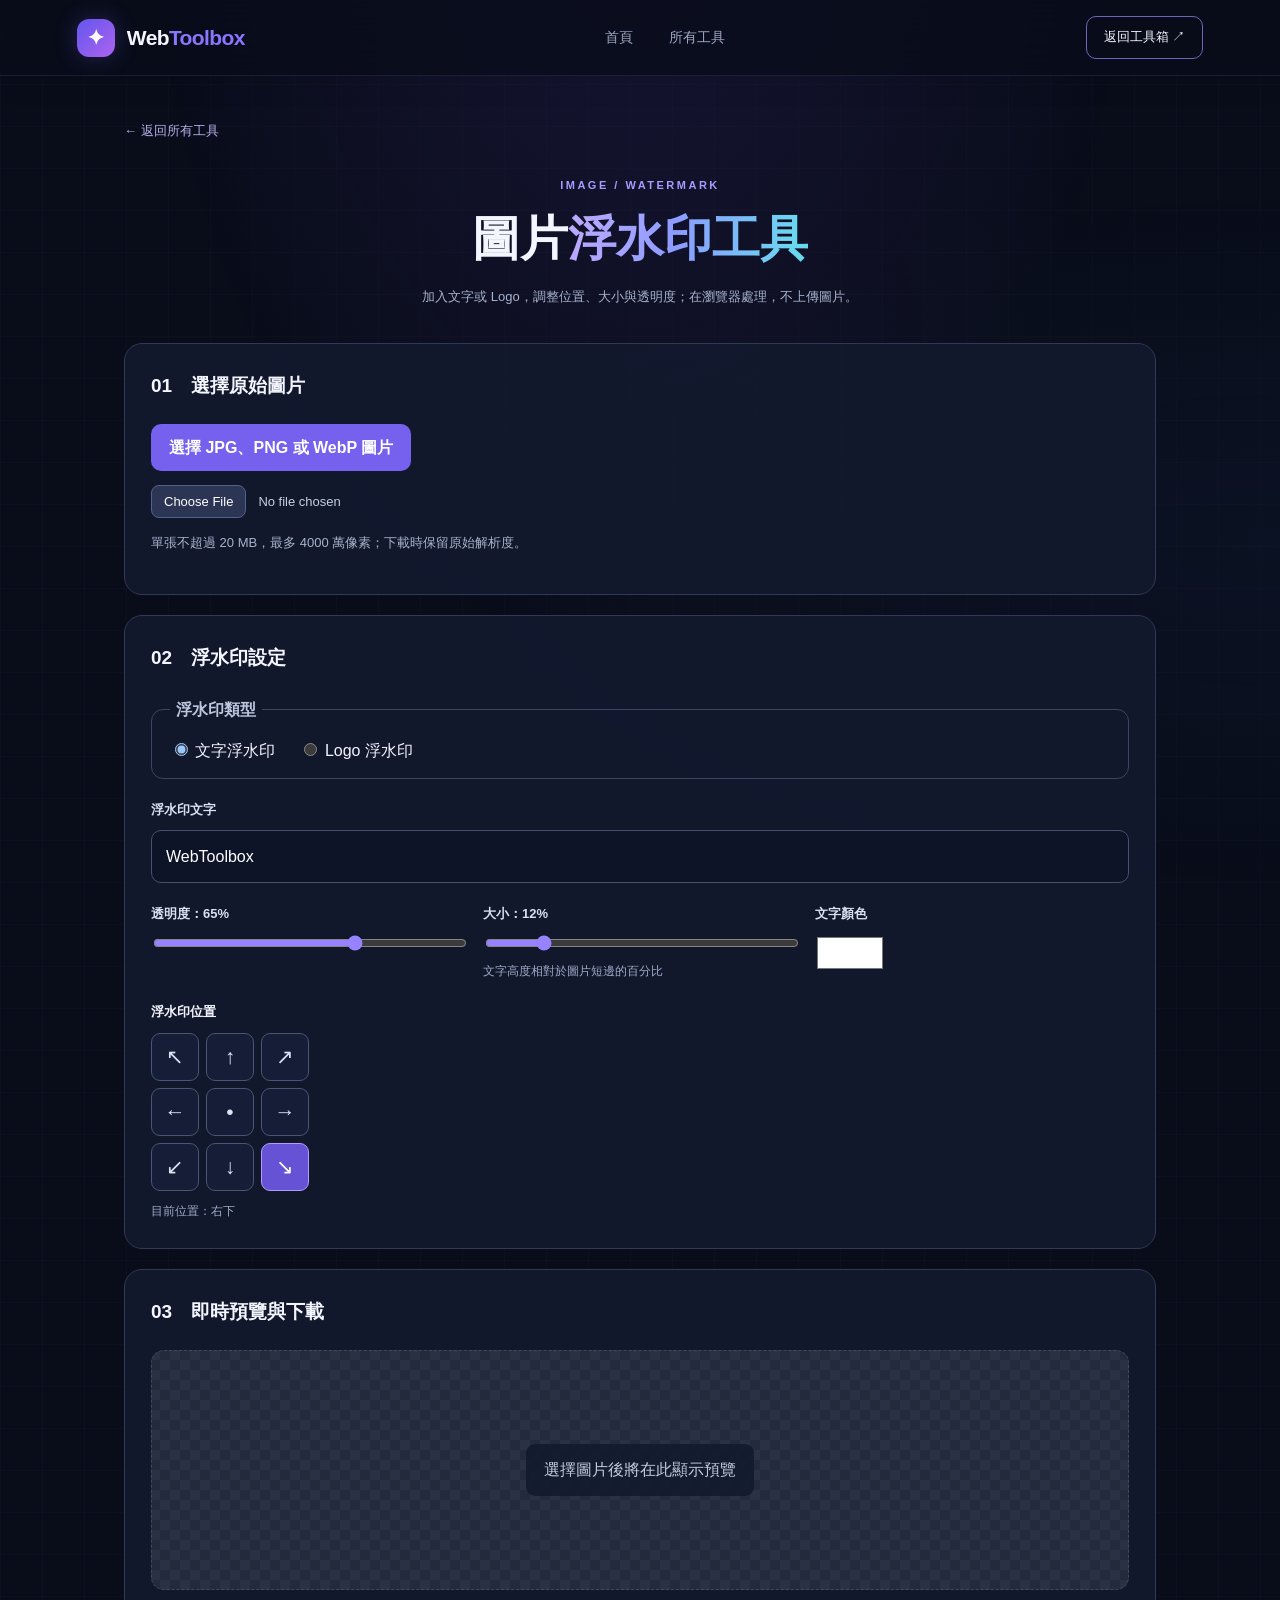
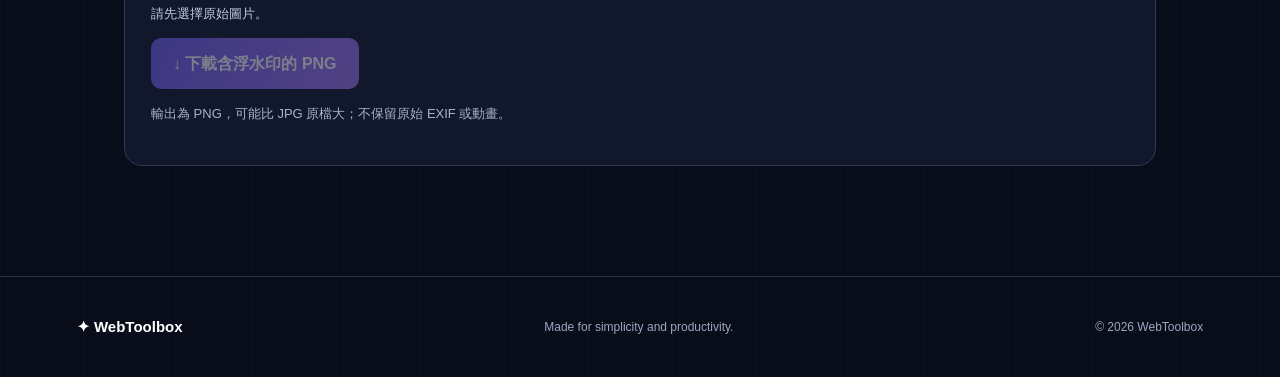
<file: tools/watermark.html>
<!DOCTYPE html>
<html lang="zh-Hant">
<head>
  <meta http-equiv="Content-Security-Policy" content="default-src 'self'; script-src 'self' https://cdnjs.cloudflare.com; style-src 'self' 'unsafe-inline' https://fonts.googleapis.com; font-src 'self' https://fonts.gstatic.com; img-src 'self' data: blob:; connect-src 'self'; object-src 'none'; base-uri 'self'; form-action 'self'; frame-src 'none'">
  <meta charset="UTF-8">
  <meta name="viewport" content="width=device-width, initial-scale=1">
  <meta name="theme-color" content="#090d1a">
  <title>圖片浮水印工具｜文字與 Logo 浮水印、即時預覽｜WebToolbox</title>
  <meta name="description" content="免費線上圖片浮水印工具，支援文字與 Logo、透明度、九宮格位置、大小調整、即時預覽及原始解析度 PNG 下載。圖片只在瀏覽器處理。">
  <meta name="robots" content="index, follow">
  <link rel="canonical" href="https://ycc1203.github.io/WebToolBox/tools/watermark.html">
  <meta property="og:type" content="website">
  <meta property="og:title" content="圖片浮水印工具｜WebToolbox">
  <meta property="og:description" content="免費為圖片加入文字或 Logo 浮水印，支援九宮格定位與 PNG 下載。">
  <meta property="og:url" content="https://ycc1203.github.io/WebToolBox/tools/watermark.html">
  <meta property="og:site_name" content="WebToolbox">
  <meta property="og:locale" content="zh_TW">
  <meta name="twitter:card" content="summary">
  <meta name="twitter:title" content="圖片浮水印工具｜文字與 Logo 浮水印、即時預覽｜WebToolbox">
  <meta name="twitter:description" content="免費線上圖片浮水印工具，支援文字、Logo、透明度、九宮格位置與原始解析度 PNG 下載。">
  <link rel="icon" type="image/svg+xml" href="../assets/favicon.svg">
  <link rel="stylesheet" href="../css/style.css">
  <link rel="stylesheet" href="../css/site.css">
  <link rel="stylesheet" href="../css/watermark.css">
  <script src="../js/notify.js" defer></script>
  <script src="../js/watermark.js" defer></script>
  <script src="../js/site.js" defer></script>
</head>
<body>
  <header class="navbar">
    <a href="../index.html" class="logo"><span class="logo-icon">✦</span><span>Web<span class="accent">Toolbox</span></span></a>
    <nav class="nav-links" aria-label="主選單"><a href="../index.html">首頁</a><a href="../index.html#tools">所有工具</a></nav>
    <a href="../index.html#tools" class="nav-button">返回工具箱 ↗</a>
  </header>
  <main class="watermark-page">
    <a class="watermark-back" href="../index.html#tools">← 返回所有工具</a>
    <div class="watermark-heading"><span class="eyebrow">IMAGE / WATERMARK</span><h1>圖片<span class="gradient-text">浮水印工具</span></h1><p>加入文字或 Logo，調整位置、大小與透明度；在瀏覽器處理，不上傳圖片。</p></div>
    <section class="watermark-panel" aria-labelledby="uploadTitle">
      <h2 id="uploadTitle">01　選擇原始圖片</h2>
      <label class="watermark-upload" for="sourceFile">選擇 JPG、PNG 或 WebP 圖片</label>
      <input id="sourceFile" type="file" accept="image/jpeg,image/png,image/webp">
      <p class="watermark-help" id="sourceInfo">單張不超過 20 MB，最多 4000 萬像素；下載時保留原始解析度。</p>
    </section>
    <section class="watermark-panel" aria-labelledby="settingsTitle">
      <h2 id="settingsTitle">02　浮水印設定</h2>
      <fieldset class="watermark-mode"><legend>浮水印類型</legend>
        <label><input type="radio" name="watermarkMode" value="text" checked> 文字浮水印</label>
        <label><input type="radio" name="watermarkMode" value="logo"> Logo 浮水印</label>
      </fieldset>
      <div class="watermark-field" id="textField"><label for="watermarkText">浮水印文字</label><input id="watermarkText" type="text" value="WebToolbox" maxlength="100" placeholder="輸入浮水印文字"></div>
      <div class="watermark-field" id="logoField" hidden><label for="logoFile">選擇 Logo（JPG、PNG、WebP）</label><input id="logoFile" type="file" accept="image/jpeg,image/png,image/webp"><small id="logoInfo">建議使用透明背景 PNG，檔案不超過 10 MB。</small></div>
      <div class="watermark-settings-grid">
        <div class="watermark-field"><label for="opacity">透明度：<output id="opacityValue" for="opacity">65%</output></label><input id="opacity" type="range" min="0" max="100" step="1" value="65"></div>
        <div class="watermark-field"><label for="size">大小：<output id="sizeValue" for="size">12%</output></label><input id="size" type="range" min="2" max="60" step="1" value="12"><small id="sizeHint">文字高度相對於圖片短邊的百分比</small></div>
        <div class="watermark-field" id="colorField"><label for="textColor">文字顏色</label><input id="textColor" type="color" value="#ffffff"></div>
      </div>
      <div class="watermark-position"><span id="positionTitle">浮水印位置</span><div class="watermark-positions" role="group" aria-labelledby="positionTitle">
        <button type="button" data-pos="tl" aria-label="左上" aria-pressed="false">↖</button>
        <button type="button" data-pos="tc" aria-label="正上" aria-pressed="false">↑</button>
        <button type="button" data-pos="tr" aria-label="右上" aria-pressed="false">↗</button>
        <button type="button" data-pos="ml" aria-label="正左" aria-pressed="false">←</button>
        <button type="button" data-pos="mc" aria-label="正中" aria-pressed="false">•</button>
        <button type="button" data-pos="mr" aria-label="正右" aria-pressed="false">→</button>
        <button type="button" data-pos="bl" aria-label="左下" aria-pressed="false">↙</button>
        <button type="button" data-pos="bc" aria-label="正下" aria-pressed="false">↓</button>
        <button type="button" data-pos="br" aria-label="右下" aria-pressed="true" class="selected">↘</button>
      </div><small id="positionValue">目前位置：右下</small></div>
    </section>
    <section class="watermark-panel" aria-labelledby="previewTitle">
      <h2 id="previewTitle">03　即時預覽與下載</h2>
      <div class="watermark-preview"><canvas id="previewCanvas" role="img" aria-label="圖片浮水印即時預覽"></canvas><p id="previewEmpty">選擇圖片後將在此顯示預覽</p></div>
      <p id="watermarkStatus" class="watermark-status" role="status" aria-live="polite">請先選擇原始圖片。</p>
      <button type="button" id="downloadWatermark" class="watermark-download" disabled>↓ 下載含浮水印的 PNG</button>
      <p class="watermark-help">輸出為 PNG，可能比 JPG 原檔大；不保留原始 EXIF 或動畫。</p>
    </section>
  </main>
  <footer class="footer"><a href="../index.html" class="footer-brand">✦ WebToolbox</a><p>Made for simplicity and productivity.</p><span>© <span id="year"></span> WebToolbox</span></footer>
</body>
</html>
</file>
<file: css/style.css>
:root {
  --background: #090d1a;
  --surface: #11172a;
  --surface-hover: #19213a;
  --border: #293149;
  --text: #f4f6ff;
  --muted: #9ca8c2;
  --primary: #8b75ff;
  --cyan: #59d4f9;
}

* {
  box-sizing: border-box;
}

html {
  scroll-behavior: smooth;
}

body {
  margin: 0;
  background: var(--background);
  color: var(--text);
  font-family: 'Inter', 'Noto Sans TC', sans-serif;
  line-height: 1.7;
  overflow-x: hidden;
}

body::before {
  content: "";
  position: fixed;
  inset: 0;
  z-index: -1;
  pointer-events: none;
  background:
    radial-gradient(ellipse at 50% -20%, #44308545, transparent 55%),
    radial-gradient(ellipse at 100% 60%, #1b376322, transparent 45%);
}

a {
  color: inherit;
  text-decoration: none;
}

button, input {
  font: inherit;
}

button {
  cursor: pointer;
}

button:focus-visible,
a:focus-visible,
input:focus-visible {
  outline: 2px solid var(--cyan);
  outline-offset: 3px;
}

/* 導航列 */

.navbar {
  height: 76px;
  padding: 0 max(6%, calc((100vw - 1200px) / 2));
  display: flex;
  align-items: center;
  justify-content: space-between;
  border-bottom: 1px solid #ffffff10;
  background: #090d1acf;
  backdrop-filter: blur(18px);
  position: sticky;
  top: 0;
  z-index: 50;
}

.logo {
  display: flex;
  align-items: center;
  gap: 12px;
  font-weight: 800;
  font-size: 21px;
  letter-spacing: -0.6px;
}

.logo-icon {
  color: white;
  display: grid;
  place-items: center;
  width: 38px;
  height: 38px;
  border-radius: 12px;
  background: linear-gradient(135deg, #6356ed, #ac63ef);
  box-shadow: 0 0 22px #795cf044;
}

.accent {
  color: var(--primary);
}

.nav-links {
  display: flex;
  gap: 36px;
  color: var(--muted);
  font-size: 14px;
}

.nav-links a:hover {
  color: white;
}

.nav-button {
  border: 1px solid #7264b8;
  padding: 9px 17px;
  border-radius: 10px;
  font-size: 13px;
  transition: 0.2s;
}

.nav-button:hover {
  background: #7264b830;
}

/* 首頁主要視覺 */

.hero {
  min-height: 510px;
  position: relative;
  display: grid;
  place-items: center;
  padding: 90px 22px 85px;
  overflow: hidden;
  text-align: center;
}

.hero-glow {
  position: absolute;
  width: 550px;
  height: 380px;
  top: 0;
  left: 50%;
  transform: translateX(-50%);
  pointer-events: none;
  background: #7960ed;
  opacity: 0.13;
  filter: blur(115px);
}

.hero-content {
  position: relative;
  z-index: 1;
}

.hero-badge {
  display: inline-flex;
  align-items: center;
  gap: 9px;
  border: 1px solid #564b86;
  background: #7663e515;
  color: #c3b8ff;
  padding: 7px 16px;
  border-radius: 50px;
  font-size: 11px;
  font-weight: 700;
  letter-spacing: 1.4px;
}

.status-dot {
  width: 7px;
  height: 7px;
  border-radius: 50%;
  background: #a995ff;
  box-shadow: 0 0 12px #a995ff;
}

.hero h1 {
  font-size: clamp(34px, 5.2vw, 66px);
  letter-spacing: -2px;
  line-height: 1.4;
  margin: 27px 0 16px;
  font-weight: 800;
}

.gradient-text {
  background: linear-gradient(100deg, #a999ff, #60c8ff);
  background-clip: text;
  -webkit-background-clip: text;
  color: transparent;
}

.hero-description {
  color: var(--muted);
  font-size: 16px;
  line-height: 2;
  margin-bottom: 30px;
}

.primary-button {
  display: inline-flex;
  align-items: center;
  gap: 28px;
  padding: 13px 25px;
  border-radius: 12px;
  font-weight: 700;
  font-size: 14px;
  background: linear-gradient(120deg, #735cf2, #9a65ee);
  box-shadow: 0 7px 28px #795cf03a;
  transition: transform 0.2s, box-shadow 0.2s;
}

.primary-button:hover {
  transform: translateY(-3px);
  box-shadow: 0 12px 35px #795cf063;
}

.hero-features {
  display: flex;
  justify-content: center;
  flex-wrap: wrap;
  gap: 23px;
  margin-top: 27px;
  font-size: 12px;
  color: var(--muted);
}

/* 工具區域 */

.tools-section {
  max-width: 1200px;
  padding: 30px 24px 100px;
  margin: auto;
  scroll-margin-top: 95px;
}

.section-heading {
  display: flex;
  justify-content: space-between;
  align-items: end;
  gap: 20px;
  margin-bottom: 30px;
}

.eyebrow {
  color: #a99aff;
  font-size: 11px;
  font-weight: 800;
  letter-spacing: 2.5px;
}

.section-heading h2 {
  font-size: 32px;
  margin: 7px 0;
  letter-spacing: -1px;
}

.section-heading p {
  color: var(--muted);
  margin: 0;
  font-size: 14px;
}

.tool-count {
  font-size: 12px;
  color: var(--muted);
  white-space: nowrap;
}

.toolbar {
  margin-bottom: 25px;
}

.search-box {
  height: 55px;
  background: var(--surface);
  border: 1px solid var(--border);
  border-radius: 13px;
  display: flex;
  align-items: center;
  padding: 0 19px;
  gap: 14px;
  transition: border-color 0.2s;
}

.search-box:focus-within {
  border-color: var(--primary);
}

.search-box > span:first-child {
  font-size: 28px;
  color: var(--muted);
}

.search-box input {
  background: transparent;
  border: none;
  outline: none;
  color: white;
  width: 100%;
  min-width: 0;
  font-size: 14px;
}

.search-box input::placeholder {
  color: #8490a8;
}

.search-shortcut {
  color: #8790ad;
  font-size: 10px;
  letter-spacing: 1.5px;
}

.filters {
  display: flex;
  flex-wrap: wrap;
  gap: 9px;
  margin-top: 22px;
}

.filter-btn {
  background: transparent;
  border: 1px solid var(--border);
  color: var(--muted);
  padding: 8px 18px;
  border-radius: 9px;
  font-size: 12px;
  transition: 0.2s;
}

.filter-btn:hover {
  color: white;
  border-color: #8273dc;
}

.filter-btn.active {
  background: #7660ed25;
  border-color: #8b75ff;
  color: #c3baff;
}

/* 工具卡片 */

.tools-grid {
  display: grid;
  grid-template-columns: repeat(3, minmax(0, 1fr));
  gap: 18px;
}

.tool-card {
  background: linear-gradient(145deg, #151b30, #101526);
  border: 1px solid var(--border);
  border-radius: 17px;
  padding: 25px;
  min-height: 215px;
  display: flex;
  flex-direction: column;
  align-items: flex-start;
  text-align: left;
  color: inherit;
  width: 100%;
  transition: transform 0.25s, border-color 0.25s, box-shadow 0.25s;
}

.tool-card:hover {
  transform: translateY(-5px);
  border-color: #7f6be2;
  box-shadow: 0 15px 40px #0000003a;
}

.card-top {
  display: flex;
  justify-content: space-between;
  align-items: start;
  width: 100%;
}

.card-icon {
  width: 49px;
  height: 49px;
  border-radius: 13px;
  display: grid;
  place-items: center;
  font-size: 25px;
}

.card-icon.purple { background: #7758ee23; }
.card-icon.blue { background: #3a95f525; }
.card-icon.green { background: #25bd9522; }
.card-icon.orange { background: #ec9b4322; }

.card-arrow {
  color: #8790ad;
  font-size: 19px;
}

.tool-card h3 {
  font-size: 17px;
  margin: 20px 0 6px;
}

.tool-card p {
  color: var(--muted);
  font-size: 12px;
  line-height: 1.8;
  margin: 0 0 16px;
}

.card-bottom {
  margin-top: auto;
  color: #a99aff;
  font-size: 11px;
}

.empty-message {
  text-align: center;
  padding: 65px 10px;
  color: var(--muted);
}

.empty-message[hidden] {
  display: none;
}

/* 底部宣傳區 */

.bottom-banner {
  max-width: 1152px;
  margin: 0 auto 70px;
  padding: 40px;
  border: 1px solid #504b83;
  border-radius: 20px;
  background: linear-gradient(120deg, #251f4c, #10192e);
  display: flex;
  justify-content: space-between;
  align-items: center;
  gap: 25px;
}

.bottom-banner h2 {
  margin: 10px 0;
  font-size: 24px;
}

.bottom-banner p {
  color: var(--muted);
  font-size: 13px;
}

.banner-link {
  color: #c5baff;
  font-size: 13px;
  white-space: nowrap;
}

.footer {
  padding: 28px 6%;
  border-top: 1px solid var(--border);
  display: flex;
  justify-content: space-between;
  align-items: center;
  gap: 15px;
  color: var(--muted);
  font-size: 12px;
}

.footer-brand {
  color: white;
  font-weight: 800;
  font-size: 15px;
}

.toast {
  position: fixed;
  left: 50%;
  bottom: 28px;
  transform: translate(-50%, 20px);
  padding: 12px 20px;
  background: #282344;
  border: 1px solid #8173c5;
  border-radius: 11px;
  color: white;
  font-size: 13px;
  box-shadow: 0 10px 30px #0008;
  opacity: 0;
  pointer-events: none;
  z-index: 100;
  transition: 0.25s;
}

.toast.show {
  transform: translate(-50%, 0);
  opacity: 1;
}

/* 平板 */

@media (max-width: 900px) {
  .tools-grid {
    grid-template-columns: repeat(2, minmax(0, 1fr));
  }

  .bottom-banner {
    margin-left: 24px;
    margin-right: 24px;
  }
}

/* 手機 */

@media (max-width: 600px) {
  .navbar {
    padding: 0 20px;
    height: 68px;
  }

  .logo {
    font-size: 18px;
  }

  .nav-links {
    display: none;
  }

  .nav-button {
    font-size: 11px;
    padding: 8px 11px;
  }

  .hero {
    min-height: 470px;
    padding: 65px 22px;
  }

  .hero h1 {
    letter-spacing: -1px;
  }

  .hero-description {
    font-size: 14px;
  }

  .tools-section {
    padding: 20px 18px 65px;
  }

  .section-heading h2 {
    font-size: 25px;
  }

  .tools-grid {
    grid-template-columns: 1fr;
  }

  .tool-card {
    min-height: 195px;
  }

  .bottom-banner {
    padding: 27px;
    flex-direction: column;
    align-items: flex-start;
    margin: 0 18px 50px;
  }

  .footer {
    flex-direction: column;
    text-align: center;
  }
}

@media (prefers-reduced-motion: reduce) {
  html {
    scroll-behavior: auto;
  }

  *,
  *::before,
  *::after {
    transition-duration: 0.01ms !important;
    animation-duration: 0.01ms !important;
  }
}
</file>
<file: css/site.css>
/* ===== WebToolbox 共用視覺系統 ===== */

:root {
  color-scheme: dark;
}

::selection {
  background: #8b75ff;
  color: #fff;
}

/* 統一操作元件 */
button,
a,
input,
textarea,
select {
  -webkit-tap-highlight-color: transparent;
}

button,
a {
  touch-action: manipulation;
}

button:focus-visible,
a:focus-visible,
input:focus-visible,
textarea:focus-visible,
select:focus-visible {
  outline: 2px solid #a99aff;
  outline-offset: 3px;
}

/* 全站頂部閱讀進度條 */
#scrollProgress {
  position: fixed;
  top: 0;
  left: 0;
  z-index: 200;
  width: 0;
  height: 3px;
  background: linear-gradient(90deg, #8b75ff, #59d4f9);
  pointer-events: none;
}

/* 返回頂部按鈕 */
#backToTop {
  position: fixed;
  right: 25px;
  bottom: 25px;
  z-index: 100;
  display: grid;
  place-items: center;
  width: 47px;
  height: 47px;
  border-radius: 14px;
  border: 1px solid #7264b8;
  background: #241e45;
  color: #e0d9ff;
  font-size: 22px;
  box-shadow: 0 8px 30px #0008;
  opacity: 0;
  visibility: hidden;
  transform: translateY(12px);
  transition:
    opacity 0.2s,
    visibility 0.2s,
    transform 0.2s,
    background 0.2s;
}

#backToTop.visible {
  opacity: 1;
  visibility: visible;
  transform: translateY(0);
}

#backToTop:hover {
  background: #48377f;
  transform: translateY(-3px);
}

/* 共用玻璃質感 */
.navbar {
  box-shadow: 0 5px 30px #00000018;
}

/* 頁面切換後視覺一致 */
main {
  animation: pageEnter 0.35s ease-out both;
}

@keyframes pageEnter {
  from {
    opacity: 0;
    transform: translateY(8px);
  }

  to {
    opacity: 1;
    transform: translateY(0);
  }
}

/* 首頁工具卡片收藏功能 */
.tool-card {
  position: relative;
  cursor: default;
}

.card-open {
  flex: 1;
  display: flex;
  flex-direction: column;
  align-items: flex-start;
  width: 100%;
  min-height: 100%;
  background: none;
  border: 0;
  color: inherit;
  text-align: left;
  padding: 0;
  cursor: pointer;
}

.card-open .card-top {
  padding-right: 45px;
}

.card-open:hover .card-arrow {
  color: #c3b8ff;
}

.favorite-btn {
  position: absolute;
  top: 19px;
  right: 19px;
  z-index: 2;
  display: grid;
  place-items: center;
  width: 36px;
  height: 36px;
  padding: 0;
  border-radius: 10px;
  border: 1px solid #455070;
  background: #202944;
  color: #9ca8c2;
  font-size: 21px;
  line-height: 1;
  transition: background 0.2s, color 0.2s;
}

.favorite-btn:hover {
  background: #39335d;
  color: #f8d47a;
}

.favorite-btn.is-favorite {
  color: #ffd474;
  border-color: #8b7041;
  background: #4a382b;
}

.filter-btn.favorites-active {
  color: #ffd474;
  border-color: #a78443;
  background: #48382250;
}

/* 顯示空狀態時提供一致間距 */
.empty-message {
  border: 1px dashed #394360;
  border-radius: 16px;
  background: #101627;
}

/* 小螢幕 */
@media (max-width: 600px) {
  /* 手機版仍可使用首頁與所有工具導覽 */
  .navbar {
    flex-wrap: wrap;
    height: auto;
    min-height: 68px;
    row-gap: 0;
    padding: 12px 18px;
  }

  .nav-links {
    display: flex;
    order: 3;
    width: 100%;
    gap: 24px;
    padding: 10px 0 2px;
    overflow-x: auto;
    white-space: nowrap;
    font-size: 12px;
  }

  .nav-button {
    margin-left: auto;
  }

  #backToTop {
    right: 16px;
    bottom: 16px;
    width: 43px;
    height: 43px;
  }

  .tools-section,
  .qr-page,
  .password-page,
  .text-page,
  .json-page {
    scroll-margin-top: 120px;
  }
}

/* 尊重使用者減少動態效果的設定 */
@media (prefers-reduced-motion: reduce) {
  main {
    animation: none;
  }

  #backToTop,
  .favorite-btn {
    transition: none;
  }
}


/* ========================================
   WebToolbox 3.0 - Homepage Upgrade
   ======================================== */

/* 全站背景：細緻格線與柔和光暈 */

body {
  background-color: #090d1a;
  background-image:
    linear-gradient(
      rgba(139, 117, 255, 0.025) 1px,
      transparent 1px
    ),
    linear-gradient(
      90deg,
      rgba(139, 117, 255, 0.025) 1px,
      transparent 1px
    );
  background-size: 42px 42px;
}

/* 導覽列 */

.navbar {
  border-bottom: 1px solid rgba(160, 145, 255, 0.12);
  backdrop-filter: blur(20px);
  -webkit-backdrop-filter: blur(20px);
}

/* 首頁主視覺 */

.hero {
  min-height: 550px;
  padding: 100px 24px 85px;
}

.hero-glow {
  width: 700px;
  height: 440px;
  opacity: 0.17;
  filter: blur(125px);
}

.hero h1 {
  letter-spacing: -2.5px;
  line-height: 1.35;
}

.gradient-text {
  background-image: linear-gradient(
    95deg,
    #b8a9ff 5%,
    #8d9cff 45%,
    #69d8ef 95%
  );
  background-clip: text;
  -webkit-background-clip: text;
  color: transparent;
}

.hero-description {
  max-width: 580px;
  margin: 0 auto 32px;
  color: #adb8d0;
}

.hero-badge {
  background: rgba(139, 117, 255, 0.09);
  border-color: rgba(160, 140, 255, 0.35);
  box-shadow: 0 0 28px rgba(139, 117, 255, 0.06);
}

/* 主按鈕 */

.primary-button {
  border: 1px solid rgba(220, 210, 255, 0.25);
  background: linear-gradient(120deg, #735cf2, #9565ef);
  box-shadow: 0 10px 34px rgba(115, 92, 242, 0.24);
}

.primary-button:hover {
  box-shadow: 0 14px 42px rgba(115, 92, 242, 0.42);
}

/* 工具搜尋 */

.search-box {
  border: 1px solid rgba(139, 117, 255, 0.23);
  background: rgba(19, 26, 46, 0.85);
  border-radius: 15px;
  transition:
    border-color 0.2s,
    box-shadow 0.2s;
}

.search-box:focus-within {
  border-color: #9782ff;
  box-shadow: 0 0 0 4px rgba(139, 117, 255, 0.08);
}

/* 分類按鈕 */

.filter-btn {
  border-radius: 10px;
  transition:
    color 0.2s,
    background 0.2s,
    border-color 0.2s,
    transform 0.2s;
}

.filter-btn:hover {
  transform: translateY(-2px);
  background: rgba(139, 117, 255, 0.09);
}

/* 工具卡片 */

.tools-grid {
  gap: 20px;
}

.tool-card {
  overflow: hidden;
  border-radius: 19px;
  border: 1px solid rgba(155, 169, 205, 0.16);
  background: linear-gradient(
    150deg,
    rgba(26, 34, 57, 0.95),
    rgba(14, 20, 37, 0.98)
  );
  transition:
    transform 0.25s ease,
    border-color 0.25s ease,
    box-shadow 0.25s ease;
}

.tool-card:hover {
  transform: translateY(-6px);
  border-color: rgba(166, 144, 255, 0.7);
  box-shadow:
    0 20px 50px rgba(0, 0, 0, 0.28),
    0 0 30px rgba(139, 117, 255, 0.08);
}

.tool-card h3 {
  font-size: 17px;
  letter-spacing: -0.3px;
}

.tool-card p {
  color: #a6b2ca;
  font-size: 12.5px;
}

.card-icon {
  width: 54px;
  height: 54px;
  border: 1px solid rgba(255, 255, 255, 0.07);
  border-radius: 15px;
}

.card-bottom {
  font-weight: 700;
  letter-spacing: 0.2px;
}

/* 收藏按鈕 */

.favorite-btn {
  border-radius: 11px;
}

.favorite-btn:hover {
  transform: scale(1.05);
}

/* 底部區塊 */

.bottom-banner {
  border-color: rgba(150, 126, 255, 0.35);
  background: linear-gradient(
    115deg,
    rgba(48, 35, 94, 0.95),
    rgba(17, 26, 49, 0.98)
  );
}

/* 平板 */

@media (max-width: 900px) {
  .hero {
    min-height: 490px;
    padding: 78px 22px;
  }
}

/* 手機 */

@media (max-width: 600px) {
  .hero {
    min-height: 450px;
    padding: 70px 20px 65px;
  }

  .hero h1 {
    letter-spacing: -1.2px;
  }

  .tools-grid {
    gap: 15px;
  }

  .tool-card {
    min-height: 190px;
  }

  .hero-glow {
    width: 360px;
    max-width: 100%;
  }
}

/* 減少動畫模式 */

@media (prefers-reduced-motion: reduce) {
  .tool-card,
  .filter-btn,
  .favorite-btn,
  .primary-button {
    transition: none;
  }

  .tool-card:hover,
  .filter-btn:hover {
    transform: none;
  }
}


/* ========================================
   WebToolbox 3.0 - Unified Tool Icons
   ======================================== */

/* 統一工具圖示外框 */

.card-icon {
  display: inline-flex;
  align-items: center;
  justify-content: center;
  flex-shrink: 0;

  width: 54px;
  height: 54px;

  border-radius: 15px;
  border: 1px solid rgba(255, 255, 255, 0.07);

  transition:
    transform 0.25s ease,
    border-color 0.25s ease,
    background 0.25s ease;
}

/* SVG 線條圖示 */

.card-icon svg {
  display: block;
  width: 27px;
  height: 27px;
}

/* 各分類使用不同顏色 */

.card-icon.purple {
  color: #b3a1ff;
  background: rgba(119, 88, 238, 0.15);
  border-color: rgba(155, 132, 255, 0.16);
}

.card-icon.blue {
  color: #74bbff;
  background: rgba(58, 149, 245, 0.14);
  border-color: rgba(116, 187, 255, 0.16);
}

.card-icon.green {
  color: #61d6b2;
  background: rgba(37, 189, 149, 0.13);
  border-color: rgba(97, 214, 178, 0.16);
}

.card-icon.orange {
  color: #ffc184;
  background: rgba(236, 155, 67, 0.13);
  border-color: rgba(255, 193, 132, 0.16);
}

/* 滑鼠移到卡片時的效果 */

.tool-card:hover .card-icon {
  transform: translateY(-2px) scale(1.06);
}

.tool-card:hover .card-icon.purple {
  border-color: rgba(179, 161, 255, 0.45);
}

.tool-card:hover .card-icon.blue {
  border-color: rgba(116, 187, 255, 0.45);
}

.tool-card:hover .card-icon.green {
  border-color: rgba(97, 214, 178, 0.45);
}

.tool-card:hover .card-icon.orange {
  border-color: rgba(255, 193, 132, 0.45);
}

/* 手機與減少動畫設定 */

@media (max-width: 600px) {
  .card-icon {
    width: 50px;
    height: 50px;
  }

  .card-icon svg {
    width: 25px;
    height: 25px;
  }
}

@media (prefers-reduced-motion: reduce) {
  .card-icon {
    transition: none;
  }

  .tool-card:hover .card-icon {
    transform: none;
  }
}


/* ========================================
   WebToolbox 3.0 - Recently Used Tools
   ======================================== */

.recent-section {
  margin-bottom: 40px;
  padding: 24px;
  border: 1px solid rgba(139, 117, 255, 0.2);
  border-radius: 19px;
  background: linear-gradient(
    145deg,
    rgba(22, 29, 51, 0.92),
    rgba(14, 20, 38, 0.96)
  );
}

/* 必須保留這個規則，避免 hidden 被 display 覆蓋 */
.recent-section[hidden] {
  display: none;
}

.recent-heading {
  display: flex;
  align-items: center;
  justify-content: space-between;
  gap: 16px;
  margin-bottom: 20px;
}

.recent-heading h3 {
  margin: 6px 0 3px;
  font-size: 21px;
  letter-spacing: -0.5px;
}

.recent-heading p {
  margin: 0;
  color: var(--muted);
  font-size: 12px;
}

.recent-clear {
  flex-shrink: 0;
  padding: 9px 14px;
  border: 1px solid #3e4867;
  border-radius: 10px;
  background: transparent;
  color: #aeb9d2;
  font-size: 12px;
  transition: 0.2s;
}

.recent-clear:hover {
  border-color: #a594ff;
  color: #e5dcff;
  background: rgba(139, 117, 255, 0.09);
}

/* 最近使用工具卡片 */

.recent-grid {
  display: grid;
  grid-template-columns: repeat(2, minmax(0, 1fr));
  gap: 12px;
}

.recent-card {
  display: flex;
  align-items: center;
  gap: 14px;
  min-width: 0;
  padding: 16px;
  border: 1px solid #303a55;
  border-radius: 14px;
  background: rgba(16, 23, 42, 0.85);

  transition:
    transform 0.2s,
    border-color 0.2s,
    background 0.2s;
}

.recent-card:hover {
  transform: translateY(-3px);
  border-color: rgba(157, 135, 255, 0.65);
  background: rgba(33, 38, 69, 0.95);
}

.recent-card .card-icon {
  width: 45px;
  height: 45px;
  border-radius: 12px;
}

.recent-card .card-icon svg {
  width: 23px;
  height: 23px;
}

.recent-card-info {
  display: flex;
  flex-direction: column;
  gap: 4px;
  min-width: 0;
  flex: 1;
}

.recent-card-info strong {
  font-size: 13px;
  color: #f2f4ff;
}

.recent-card-info small {
  color: #9ba9c3;
  font-size: 11px;
  line-height: 1.6;
  display: -webkit-box;
  -webkit-line-clamp: 2;
  -webkit-box-orient: vertical;
  overflow: hidden;
}

.recent-arrow {
  color: #ab9dff;
  font-size: 19px;
  flex-shrink: 0;
}

/* 手機版 */

@media (max-width: 600px) {
  .recent-section {
    padding: 18px;
    margin-bottom: 28px;
  }

  .recent-grid {
    grid-template-columns: 1fr;
  }

  .recent-heading h3 {
    font-size: 19px;
  }

  .recent-card {
    padding: 13px;
  }
}

@media (prefers-reduced-motion: reduce) {
  .recent-card,
  .recent-clear {
    transition: none;
  }

  .recent-card:hover {
    transform: none;
  }
}


/* ========================================
   WebToolbox 3.0 - Global Toast System
   ======================================== */

#wt-toast-container {
  position: fixed;
  top: 92px;
  right: 24px;
  z-index: 1000;

  display: flex;
  flex-direction: column;
  gap: 10px;

  width: min(380px, calc(100vw - 32px));
  pointer-events: none;
}

.wt-toast {
  --toast-color: #a69aff;

  display: flex;
  align-items: center;
  gap: 12px;

  min-height: 60px;
  padding: 12px 14px;

  border: 1px solid #414b66;
  border-left: 3px solid var(--toast-color);
  border-radius: 13px;

  background: rgba(20, 27, 47, 0.97);
  color: #f3f5ff;

  box-shadow:
    0 16px 45px rgba(0, 0, 0, 0.35),
    0 0 20px rgba(139, 117, 255, 0.05);

  backdrop-filter: blur(16px);

  pointer-events: auto;

  animation: wt-toast-enter 0.22s ease-out both;
}

.wt-toast-success {
  --toast-color: #66dbab;
}

.wt-toast-error {
  --toast-color: #ff8d9c;
}

.wt-toast-info {
  --toast-color: #80baff;
}

.wt-toast-loading {
  --toast-color: #b6a4ff;
}

.wt-toast-icon {
  display: grid;
  place-items: center;

  width: 31px;
  height: 31px;
  flex-shrink: 0;

  border-radius: 9px;
  background: color-mix(
    in srgb,
    var(--toast-color) 15%,
    transparent
  );

  color: var(--toast-color);
  font-size: 17px;
  font-weight: 800;
}

.wt-toast-message {
  flex: 1;
  min-width: 0;

  color: #ecf0ff;
  font-size: 13px;
  line-height: 1.6;
  overflow-wrap: anywhere;
}

.wt-toast-close {
  flex-shrink: 0;

  width: 28px;
  height: 28px;

  padding: 0;
  border: none;
  border-radius: 7px;

  background: transparent;
  color: #aab4ce;

  font-size: 22px;
  line-height: 1;
}

.wt-toast-close:hover {
  background: #ffffff12;
  color: #ffffff;
}

.wt-toast-loading .wt-toast-icon {
  animation: wt-toast-spin 1.2s linear infinite;
}

.wt-toast-leaving {
  animation: wt-toast-exit 0.22s ease-in forwards;
}

@keyframes wt-toast-enter {
  from {
    opacity: 0;
    transform: translateX(18px);
  }

  to {
    opacity: 1;
    transform: translateX(0);
  }
}

@keyframes wt-toast-exit {
  from {
    opacity: 1;
    transform: translateX(0);
  }

  to {
    opacity: 0;
    transform: translateX(18px);
  }
}

@keyframes wt-toast-spin {
  to {
    transform: rotate(360deg);
  }
}

/* 手機版放在畫面下方 */

@media (max-width: 600px) {
  #wt-toast-container {
    top: auto;
    bottom: 78px;
    left: 16px;
    right: 16px;
    width: auto;
  }

  .wt-toast {
    min-height: 54px;
    padding: 10px 12px;
  }

  .wt-toast-message {
    font-size: 12px;
  }
}

/* 減少動態效果 */

@media (prefers-reduced-motion: reduce) {
  .wt-toast,
  .wt-toast-leaving,
  .wt-toast-loading .wt-toast-icon {
    animation: none;
  }
}


/* ===================================================
   WebToolbox 3.0 / Round 8: narrow-screen refinements
   Affects presentation only. Existing tool JS untouched.
   =================================================== */

/* Prevent large editor contents, filenames, and grid children
   from forcing the page wider than the viewport. */
.tools-section,
.tools-grid,
.tool-card,
.recent-section,
.recent-grid,
.resize-page,
.converter-page,
.pdf-page,
.json-page,
.text-page,
.password-page,
.qr-page,
.image-list,
.image-item,
.image-info,
.pdf-page-item,
.pdf-page-info,
.json-editor,
.text-panel {
  min-width: 0;
}

/* Constrain long unbroken user filenames and result messages. */
.image-info,
.image-result,
.pdf-page-info,
.pdf-file-info,
.wt-toast-message {
  overflow-wrap: anywhere;
}

/* Input textareas must not expand the layout on long JSON lines. */
.json-editor textarea,
.text-panel textarea {
  max-width: 100%;
  box-sizing: border-box;
}

/* Keep controls usable on touch screens without changing desktop. */
@media (max-width: 600px) {
  .toolbar,
  .filters,
  .recent-section,
  .recent-heading,
  .recent-card {
    min-width: 0;
  }

  .recent-heading {
    gap: 12px;
  }

  .recent-card-info,
  .recent-card-info strong,
  .recent-card-info small {
    min-width: 0;
    overflow-wrap: anywhere;
  }

  .pdf-page-controls button {
    min-width: 40px;
    min-height: 40px;
  }

  .pdf-page-item input[type="checkbox"] {
    width: 22px;
    height: 22px;
    flex-shrink: 0;
  }

  .image-download,
  .pdf-export-card button,
  .editor-actions button,
  .input-actions button {
    min-height: 40px;
  }

  .pdf-pages-list {
    max-height: min(60vh, 480px);
    overscroll-behavior: contain;
  }

  .json-editor textarea,
  .text-panel textarea {
    font-size: 16px; /* Prevent iOS Safari focus zoom */
  }
}

@media (max-width: 380px) {
  .pdf-page-item {
    padding: 10px;
    gap: 8px;
  }

  .pdf-page-info {
    flex-basis: calc(100% - 105px);
  }

  .recent-card {
    gap: 10px;
  }
}
</file>
<file: css/composer.css>
.composer-page{max-width:1280px;margin:auto;padding:36px 20px 95px;min-width:0}
.composer-back{color:#aeb9d4;font-size:13px}
.composer-heading{margin:27px 0 24px}
.composer-heading h1{font-size:clamp(29px,4.2vw,43px);margin:9px 0}
.composer-heading p{font-size:14px;color:#adbad2;line-height:1.85;margin:0}
.composer-panel{border:1px solid #313d5b;background:linear-gradient(145deg,#171f35,#101728);padding:22px;border-radius:18px;min-width:0;margin-bottom:16px}
.composer-panel h2{font-size:17px;margin:0 0 15px;color:#edf0ff}
.composer-section-head{display:flex;align-items:center;justify-content:space-between;flex-wrap:wrap;gap:12px;margin-bottom:14px}
.composer-section-head h2{margin:0}
.composer-note,.composer-hint,.composer-status,.composer-panel small{color:#a9b8d0;font-size:12px;line-height:1.7}
.composer-hint{margin:11px 0 0}
.composer-status{margin:12px 0 0;color:#c0d9fa;overflow-wrap:anywhere}
.composer-fields{display:grid;grid-template-columns:repeat(2,minmax(0,1fr));gap:12px}
.composer-canvas-settings{grid-template-columns:1fr 1fr 125px auto;align-items:end}
.composer-panel label,.composer-inspector>label{display:flex;flex-direction:column;gap:7px;color:#c4cee4;font-size:13px;min-width:0}
.composer-panel input[type=number],.composer-panel input[type=text],.composer-panel select{width:100%;min-width:0;min-height:41px;background:#0c1323;border:1px solid #384563;border-radius:9px;color:#f4f6ff;padding:8px 10px;font:inherit}
.composer-panel input[type=color]{height:41px;width:100%;min-width:0;border:1px solid #384563;border-radius:9px;background:#0c1323;padding:4px}
.composer-panel input[type=range]{width:100%;accent-color:#9b8aff;cursor:pointer;min-height:30px}
.composer-panel button,.composer-primary-label{border:1px solid #4a5680;border-radius:10px;padding:9px 13px;min-height:42px;background:#222c4a;color:#f5f4ff;cursor:pointer;font:inherit;font-size:13px;display:inline-flex;align-items:center;justify-content:center;gap:4px}
.composer-panel button:hover:not(:disabled),.composer-primary-label:hover{border-color:#9c8aff;background:#33365d}
.composer-panel button:disabled{opacity:.42;cursor:not-allowed}
.composer-panel button:focus-visible,.composer-primary-label:focus-within,.composer-panel input:focus-visible,.composer-panel select:focus-visible{outline:2px solid #a69bff;outline-offset:2px}
.composer-panel .composer-check{display:flex;flex-direction:row;align-items:center;gap:8px;min-height:41px}
.composer-check input{width:19px;height:19px;accent-color:#9b8aff}
.composer-workspace{display:grid;grid-template-columns:minmax(0,1.8fr) minmax(285px,1fr);gap:16px;align-items:start}
.composer-workspace .composer-panel{margin-bottom:16px}
.composer-sidebar{min-width:0}
.composer-add-row,.composer-history,.composer-export-controls{display:flex;align-items:center;flex-wrap:wrap;gap:9px}
.composer-add-row{margin-bottom:14px}
.composer-add-row input[type=file]{position:absolute;width:1px;height:1px;opacity:0;overflow:hidden}
.composer-primary-label,.composer-panel .composer-download{background:linear-gradient(100deg,#7061ed,#965fee);color:white;border-color:#8679e9;font-weight:700}
.composer-panel .composer-muted{background:transparent;color:#b6bfd4}
.composer-drop{border:1px dashed #536286;border-radius:13px;background:repeating-conic-gradient(#273148 0% 25%,#1e283d 0% 50%) 50% / 24px 24px;min-height:260px;display:flex;align-items:center;justify-content:center;overflow:hidden;padding:10px}
.composer-drop.dragover{border-color:#b3a5ff;box-shadow:inset 0 0 0 3px #8b75ff55}
#editorCanvas{display:block;max-width:100%;max-height:590px;width:auto;height:auto;touch-action:none;cursor:grab;background:transparent;box-shadow:0 8px 30px #0004}
#editorCanvas:active{cursor:grabbing}
.composer-layer-list{list-style:none;padding:0;margin:0;display:flex;flex-direction:column;gap:8px;max-height:400px;overflow:auto}
.composer-layer-item{background:#0c1426;border:1px solid #35425f;border-radius:10px;padding:9px;display:flex;align-items:center;gap:8px;min-width:0}
.composer-layer-item.is-selected{border-color:#aa96ff;background:#252442}
.composer-layer-select{flex:1!important;display:flex!important;flex-direction:column;align-items:flex-start!important;text-align:left;min-width:0;overflow:hidden}
.composer-layer-select span,.composer-layer-select small{max-width:100%;overflow:hidden;text-overflow:ellipsis;white-space:nowrap}
.composer-layer-buttons{display:flex;flex-wrap:wrap;gap:3px}
.composer-layer-buttons button{padding:0;width:34px;height:38px;min-height:38px;flex:0 0 auto}
.composer-inspector{border:0;margin:0;padding:0;display:flex;flex-direction:column;gap:14px;min-width:0}
.composer-inspector[hidden],#textOptions[hidden],#qualityField[hidden]{display:none}
#textOptions{display:flex;flex-direction:column;gap:12px}
.composer-inspector output{color:#d9cbff}
.composer-export-controls{gap:14px}
.composer-export-controls>label{min-width:185px}
.composer-download{min-width:195px}
.composer-visually-hidden{position:absolute;width:1px;height:1px;overflow:hidden;clip:rect(0,0,0,0)}
@media(max-width:920px){.composer-workspace{grid-template-columns:1fr}.composer-canvas-settings{grid-template-columns:repeat(2,minmax(0,1fr))}.composer-drop{min-height:200px}}
@media(max-width:540px){.composer-page{padding:24px 13px 80px}.composer-panel{padding:15px;border-radius:14px}.composer-heading{margin:19px 0}.composer-fields{gap:10px}.composer-panel button,.composer-primary-label{min-height:44px}.composer-layer-buttons button{min-width:40px;min-height:44px}.composer-history{gap:5px}.composer-history button{padding:7px 10px}.composer-canvas-settings{grid-template-columns:repeat(2,minmax(0,1fr))}.composer-export-controls>label,.composer-download{width:100%}.composer-layer-list{max-height:340px}}
@media(prefers-reduced-motion:reduce){.composer-panel button{transition:none}}

/* 圖層鎖定與快速對齊（v3） */
.composer-layer-buttons .is-locked{border-color:#b5a3ff;background:#3e345f}
.composer-align-actions{display:grid;grid-template-columns:repeat(3,minmax(0,1fr));gap:6px}
.composer-align-actions button{min-width:0;padding:9px 5px}
#composerLockHint{margin:0 0 12px;color:#ead9aa}
@media(max-width:540px){.composer-align-actions{grid-template-columns:repeat(2,minmax(0,1fr))}.composer-layer-buttons button{min-width:40px;min-height:44px}}
</file>
<file: css/crop.css>
.crop-page{max-width:1050px;margin:0 auto;padding:38px 24px 80px}.crop-back{color:#a6bbeb;text-decoration:none}.crop-heading{text-align:center;margin:35px 0}.crop-heading h1{font-size:clamp(29px,5vw,44px);margin:12px 0}.crop-heading p{color:var(--muted,#adbad0)}.crop-panel{margin:22px 0;padding:24px;background:#151e32;border:1px solid #354463;border-radius:18px}.crop-panel h2{margin:0 0 18px;font-size:19px}.crop-panel input[type=file]{max-width:100%;padding:12px;border:1px dashed #7887b0;border-radius:12px}.crop-panel p{color:#b8c5db}.crop-controls{display:flex;flex-wrap:wrap;gap:12px;align-items:end}.crop-controls label{display:grid;gap:7px;color:#c8d6ec}.crop-controls select,.crop-controls button,.crop-download{border:1px solid #56688a;background:#263552;color:#fff;border-radius:10px;padding:11px 15px;font:inherit;cursor:pointer}.crop-controls button:disabled,.crop-download:disabled{opacity:.45;cursor:not-allowed}.crop-stage{background:#090f1c;border:1px solid #344360;border-radius:12px;padding:12px;overflow:auto;text-align:center}.crop-stage canvas{display:block;max-width:100%;height:auto;margin:auto;touch-action:none;cursor:crosshair}.crop-download{margin-top:15px;background:#6d55ca;border-color:#8a71ed}.crop-hint{font-size:13px}#cropStatus{font-size:13px}@media(max-width:600px){.crop-page{padding:25px 14px 50px}.crop-panel{padding:15px}}
/* Quality v6: comfortable controls for touch and visible keyboard focus. */
@media (max-width: 600px) {
  .crop-controls select,
  .crop-controls button,
  .crop-download {
    min-height: 44px;
    touch-action: manipulation;
  }
}
.crop-controls select:focus-visible,
.crop-controls button:focus-visible,
.crop-download:focus-visible {
  outline: 2px solid #76defa;
  outline-offset: 2px;
}
</file>
<file: css/json.css>
.json-page {
  max-width: 1250px;
  min-height: calc(100vh - 160px);
  margin: auto;
  padding: 45px 24px 90px;
}

.back-link {
  display: inline-block;
  margin-bottom: 35px;
  color: var(--muted);
  font-size: 13px;
}

.back-link:hover {
  color: var(--primary);
}

.json-heading {
  text-align: center;
  margin-bottom: 43px;
}

.json-heading h1 {
  font-size: clamp(32px, 4vw, 48px);
  letter-spacing: -1.5px;
  margin: 10px 0 12px;
}

.json-heading p {
  color: var(--muted);
  font-size: 14px;
  line-height: 2;
}

/* 工作區 */

.json-workspace {
  border: 1px solid var(--border);
  border-radius: 20px;
  background: #101628;
  overflow: hidden;
}

.workspace-toolbar {
  display: flex;
  justify-content: space-between;
  align-items: center;
  gap: 20px;
  padding: 18px 24px;
  background: #171d32;
  border-bottom: 1px solid var(--border);
}

.toolbar-title {
  display: flex;
  align-items: center;
  gap: 11px;
  color: #b9c2dc;
  font-size: 11px;
  font-weight: 800;
  letter-spacing: 1.8px;
}

.toolbar-dot {
  width: 9px;
  height: 9px;
  border-radius: 50%;
  background: #8b75ff;
  box-shadow: 0 0 13px #8b75ff;
}

.indent-setting {
  display: flex;
  align-items: center;
  gap: 12px;
  color: var(--muted);
  font-size: 12px;
}

.indent-setting select {
  padding: 8px 12px;
  border: 1px solid #414a67;
  border-radius: 9px;
  background: #0c1222;
  color: white;
  font: inherit;
}

/* 左右編輯區 */

.json-layout {
  display: grid;
  grid-template-columns: repeat(2, minmax(0, 1fr));
}

.json-editor {
  display: flex;
  flex-direction: column;
  min-width: 0;
  padding: 22px;
}

.json-editor:first-child {
  border-right: 1px solid var(--border);
}

.editor-header {
  display: flex;
  justify-content: space-between;
  align-items: center;
  gap: 10px;
  margin-bottom: 19px;
}

.editor-header h2 {
  margin: 0;
  font-size: 16px;
}

.editor-header p {
  color: var(--muted);
  font-size: 12px;
  margin: 4px 0 0;
}

.editor-tag {
  padding: 5px 9px;
  border-radius: 7px;
  border: 1px solid #514785;
  background: #7660ed17;
  color: #b6a8ff;
  font-size: 10px;
  font-weight: 800;
  letter-spacing: 1px;
}

/* JSON 文字區 */

.json-editor textarea {
  width: 100%;
  min-height: 420px;
  resize: vertical;
  padding: 19px;
  border-radius: 12px;
  border: 1px solid #303a56;
  background: #090f1e;
  color: #e8edff;
  font-family: Consolas, "Courier New", monospace;
  font-size: 13px;
  line-height: 1.85;
  tab-size: 2;
  outline: none;
  white-space: pre;
  overflow: auto;
}

.json-editor textarea:focus {
  border-color: #917bff;
  box-shadow: 0 0 0 3px #8b75ff14;
}

.json-editor textarea::placeholder {
  color: #727d99;
}

#jsonOutput {
  color: #b5defd;
}

.editor-footer {
  display: flex;
  justify-content: space-between;
  align-items: center;
  gap: 12px;
  margin-top: 15px;
  color: var(--muted);
  font-size: 11px;
}

.input-actions {
  display: flex;
  flex-wrap: wrap;
  justify-content: flex-end;
  gap: 8px;
}

.subtle-button {
  padding: 8px 13px;
  border: 1px solid #3d4968;
  border-radius: 9px;
  background: #1b2640;
  color: #d2daed;
  font-size: 11px;
  transition: 0.2s;
}

.subtle-button:hover:not(:disabled) {
  background: #302951;
  border-color: #8b75ff;
}

.subtle-button:disabled {
  opacity: 0.4;
  cursor: not-allowed;
}

/* 格式化操作按鈕 */

.json-actions {
  display: flex;
  flex-wrap: wrap;
  gap: 12px;
  padding: 20px 24px;
  border-top: 1px solid var(--border);
}

.action-primary,
.action-secondary {
  flex: 1;
  min-width: 145px;
  padding: 14px 19px;
  border-radius: 11px;
  color: white;
  font-size: 13px;
  font-weight: 700;
  transition: transform 0.2s, background 0.2s;
}

.action-primary {
  border: 1px solid #a08aff;
  background: linear-gradient(110deg, #735cf2, #9568ec);
}

.action-secondary {
  border: 1px solid #455272;
  background: #222c46;
}

.action-primary:hover,
.action-secondary:hover {
  transform: translateY(-2px);
}

.action-secondary:hover {
  background: #343056;
}

/* 狀態訊息 */

.json-status {
  display: flex;
  align-items: flex-start;
  gap: 15px;
  margin: 0 24px 24px;
  padding: 17px 19px;
  border: 1px solid #394763;
  border-radius: 12px;
  background: #172138;
}

.json-status > span {
  font-size: 22px;
  color: #ac9cff;
  line-height: 1;
}

.json-status strong {
  font-size: 13px;
}

.json-status p {
  margin: 5px 0 0;
  color: var(--muted);
  font-size: 12px;
  line-height: 1.8;
  overflow-wrap: anywhere;
}

.json-status.success {
  border-color: #327761;
  background: #142c2b;
}

.json-status.success > span {
  color: #70dfb0;
}

.json-status.error {
  border-color: #9e5361;
  background: #321d2b;
}

.json-status.error > span {
  color: #ff919e;
}

.json-hint {
  margin-top: 22px;
  padding: 22px;
  border: 1px solid #3e4360;
  border-radius: 13px;
  background: #171c30;
}

.json-hint strong {
  font-size: 13px;
  color: #c2b6ff;
}

.json-hint p {
  color: var(--muted);
  font-size: 12px;
  line-height: 1.9;
  margin: 6px 0 0;
}

/* 手機與平板 */

@media (max-width: 850px) {
  .json-layout {
    grid-template-columns: 1fr;
  }

  .json-editor:first-child {
    border-right: none;
    border-bottom: 1px solid var(--border);
  }

  .json-editor textarea {
    min-height: 290px;
  }
}

@media (max-width: 600px) {
  .json-page {
    padding: 28px 17px 65px;
  }

  .json-heading {
    margin-bottom: 30px;
  }

  .workspace-toolbar,
  .json-actions {
    padding: 16px;
  }

  .json-editor {
    padding: 16px;
  }

  .json-actions {
    flex-direction: column;
  }

  .action-primary,
  .action-secondary {
    width: 100%;
    flex: auto;
  }

  .json-status {
    margin: 0 16px 16px;
  }
}
</file>
<file: css/password.css>
.password-page {
  max-width: 1180px;
  min-height: calc(100vh - 160px);
  margin: auto;
  padding: 45px 24px 100px;
}

.back-link {
  display: inline-block;
  color: var(--muted);
  font-size: 13px;
  margin-bottom: 35px;
}

.back-link:hover {
  color: var(--primary);
}

.password-heading {
  text-align: center;
  margin-bottom: 45px;
}

.password-heading h1 {
  font-size: clamp(31px, 4vw, 48px);
  letter-spacing: -1.5px;
  margin: 10px 0 12px;
}

.password-heading p {
  color: var(--muted);
  font-size: 14px;
  line-height: 2;
}

.password-layout {
  display: grid;
  grid-template-columns: 1fr 1fr;
  align-items: stretch;
  gap: 24px;
}

.password-panel {
  min-width: 0;
  padding: 30px;
  border: 1px solid var(--border);
  border-radius: 20px;
  background: linear-gradient(145deg, #151b30, #101526);
}

.panel-heading {
  display: flex;
  align-items: center;
  gap: 15px;
  padding-bottom: 25px;
  margin-bottom: 30px;
  border-bottom: 1px solid var(--border);
}

.panel-step {
  display: grid;
  place-items: center;
  flex-shrink: 0;
  width: 45px;
  height: 45px;
  background: #7660ed25;
  color: #b3a5ff;
  border-radius: 13px;
  font-size: 15px;
  font-weight: 800;
}

.panel-heading h2 {
  font-size: 18px;
  margin: 0;
}

.panel-heading p {
  color: var(--muted);
  margin: 3px 0 0;
  font-size: 12px;
}

/* 密碼長度 */

.length-heading,
.strength-heading {
  display: flex;
  justify-content: space-between;
  align-items: center;
  gap: 15px;
  margin-bottom: 18px;
  font-size: 14px;
}

.length-value {
  background: #7660ed25;
  color: #b9aaff;
  border-radius: 9px;
  padding: 4px 14px;
  font-size: 22px;
  font-weight: 800;
}

#passwordLength {
  width: 100%;
  height: 8px;
  margin: 10px 0;
  border-radius: 10px;
  appearance: none;
  -webkit-appearance: none;
  background: #343e5a;
  accent-color: #927aff;
  cursor: pointer;
}

#passwordLength::-webkit-slider-thumb {
  appearance: none;
  -webkit-appearance: none;
  width: 21px;
  height: 21px;
  background: #aa98ff;
  border: 3px solid #d9d1ff;
  border-radius: 50%;
  box-shadow: 0 0 18px #8067ff66;
}

#passwordLength::-moz-range-thumb {
  width: 16px;
  height: 16px;
  background: #aa98ff;
  border: 3px solid #d9d1ff;
  border-radius: 50%;
}

.length-labels {
  display: flex;
  justify-content: space-between;
  color: var(--muted);
  font-size: 11px;
}

.options-title {
  font-size: 14px;
  margin: 38px 0 17px;
}

/* 字元選項 */

.password-options {
  display: flex;
  flex-direction: column;
  gap: 11px;
}

.option {
  display: flex;
  justify-content: space-between;
  align-items: center;
  gap: 15px;
  min-height: 57px;
  padding: 12px 16px;
  background: #0d1324;
  border: 1px solid #293149;
  border-radius: 12px;
  cursor: pointer;
  transition: border-color 0.2s;
}

.option:hover {
  border-color: #8b75ff;
}

.option span {
  font-size: 13px;
}

.option small {
  color: var(--muted);
  margin-left: 8px;
}

.option input {
  width: 18px;
  height: 18px;
  flex-shrink: 0;
  accent-color: #8b75ff;
  cursor: pointer;
}

.option-error {
  color: #ff9a9a;
  min-height: 20px;
  margin: 10px 0;
  font-size: 12px;
}

.generate-button {
  width: 100%;
  border: none;
  border-radius: 12px;
  padding: 15px;
  background: linear-gradient(120deg, #735cf2, #9a65ee);
  color: white;
  font-size: 14px;
  font-weight: 700;
  transition: transform 0.2s, box-shadow 0.2s;
}

.generate-button:hover {
  transform: translateY(-2px);
  box-shadow: 0 10px 30px #795cf050;
}

.generate-button span {
  margin-right: 8px;
  font-size: 20px;
}

/* 產生結果 */

.result-panel {
  display: flex;
  flex-direction: column;
}

.result-label {
  color: #a99aff;
  font-size: 11px;
  font-weight: 800;
  letter-spacing: 2px;
  margin: 8px 0 15px;
}

.password-output {
  display: flex;
  align-items: center;
  gap: 14px;
  background: #0a1020;
  border: 1px solid #48416d;
  border-radius: 14px;
  padding: 16px;
}

#passwordResult {
  flex: 1;
  min-width: 0;
  color: white;
  font-family: Consolas, monospace;
  font-size: 17px;
  line-height: 1.8;
  overflow-wrap: anywhere;
  user-select: all;
}

.copy-button {
  display: grid;
  place-items: center;
  flex-shrink: 0;
  width: 44px;
  height: 44px;
  background: #30265f;
  border: 1px solid #6758ad;
  border-radius: 11px;
  color: #d6ccff;
  font-size: 24px;
  transition: background 0.2s;
}

.copy-button:hover {
  background: #493986;
}

.strength-heading {
  margin-top: 35px;
  margin-bottom: 12px;
  color: var(--muted);
}

.strength-heading strong {
  color: #b5a5ff;
}

.strength-track {
  height: 9px;
  border-radius: 10px;
  background: #303950;
  overflow: hidden;
}

.strength-fill {
  width: 0;
  height: 100%;
  background: #8b75ff;
  border-radius: inherit;
  transition: width 0.3s, background 0.3s;
}

.strength-note {
  color: var(--muted);
  font-size: 12px;
  line-height: 1.9;
  margin: 12px 0 28px;
}

.security-info {
  display: flex;
  gap: 15px;
  margin-top: auto;
  padding: 20px;
  background: #15283a;
  border: 1px solid #2c5263;
  border-radius: 13px;
}

.security-icon {
  font-size: 26px;
  color: #69e4bf;
}

.security-info strong {
  font-size: 13px;
  color: #a6f3dc;
}

.security-info p {
  margin: 7px 0 0;
  color: #aec4ca;
  font-size: 12px;
  line-height: 1.9;
}

.copy-status {
  min-height: 22px;
  margin: 15px 0 0;
  color: #8fe6bf;
  text-align: center;
  font-size: 12px;
}

/* 響應式排版 */

@media (max-width: 800px) {
  .password-layout {
    grid-template-columns: 1fr;
  }

  .password-page {
    padding: 30px 18px 65px;
  }

  .password-panel {
    padding: 22px;
  }
}

@media (max-width: 480px) {
  .password-heading {
    margin-bottom: 28px;
  }

  .password-output {
    padding: 12px;
  }

  #passwordResult {
    font-size: 14px;
  }
}
</file>
<file: css/stitch.css>
.stitch-page{max-width:1060px;margin:0 auto;padding:34px 22px 94px;min-width:0}
.stitch-back{display:inline-block;font-size:13px;color:#acb9d6;margin:0 0 26px}
.stitch-back:hover{color:#e2dbff}
.stitch-heading{text-align:center;margin:0 0 38px}
.stitch-heading h1{font-size:clamp(30px,4.2vw,45px);margin:9px 0 12px;letter-spacing:-1px}
.stitch-heading p{color:#aab8d0;font-size:14px;max-width:680px;margin:0 auto}
.stitch-panel{border:1px solid #303955;background:linear-gradient(150deg,#151d33,#11182b);border-radius:19px;margin-bottom:22px;padding:26px;min-width:0}
.stitch-panel h2{font-size:18px;margin:0 0 18px;letter-spacing:.1px}
.stitch-panel-head{display:flex;align-items:center;justify-content:space-between;gap:15px;flex-wrap:wrap;margin-bottom:18px}
.stitch-panel-head h2{margin:0}
.stitch-secondary{padding:9px 16px;background:#222c45;border:1px solid #4a5777;border-radius:10px;color:#d8e1f4;font-size:13px}
.stitch-secondary:not(:disabled):hover{background:#303e5d}
.stitch-secondary:disabled,.stitch-download:disabled{opacity:.48;cursor:not-allowed}
.stitch-dropzone{border:2px dashed #59668b;border-radius:16px;background:#121b30;min-height:167px;display:flex;align-items:center;justify-content:center;flex-direction:column;gap:7px;text-align:center;padding:24px;cursor:pointer;transition:.2s}
.stitch-dropzone:hover,.stitch-dropzone.dragover{border-color:#aa91ff;background:#242342}
.stitch-dropzone:focus-visible{outline:3px solid #66cdeb;outline-offset:3px}
.stitch-upload-icon{font-size:32px;line-height:1.1;color:#af9fff}
.stitch-dropzone strong{font-size:15px}
.stitch-dropzone small{font-size:12px;color:#a7b5ce}
.stitch-list-head{display:flex;align-items:center;justify-content:space-between;gap:10px;flex-wrap:wrap;margin:18px 0 10px}
.stitch-list-head p{margin:0;font-size:13px;color:#d0d9ef}
.stitch-list-head small{color:#91a3c4;font-size:11px}
.stitch-image-list{list-style:none;margin:0;padding:0;display:grid;gap:10px}
.stitch-image-list li{display:flex;align-items:center;gap:12px;border:1px solid #343f5f;background:#10192e;border-radius:12px;padding:10px;min-width:0}
.stitch-image-list li.dragging{opacity:.42}
.stitch-image-list li.drop-before{border-top:3px solid #a38dff}
.stitch-image-list li.drop-after{border-bottom:3px solid #a38dff}
.stitch-thumb{width:65px;height:56px;object-fit:contain;background:#222b40;border-radius:8px;flex-shrink:0}
.stitch-file-details{flex:1;min-width:0;display:flex;flex-direction:column;gap:2px}
.stitch-file-details strong{overflow:hidden;text-overflow:ellipsis;white-space:nowrap;font-size:12px;color:#ebefff}
.stitch-file-details small{font-size:11px;color:#a9b6cf}
.stitch-file-actions{display:flex;gap:5px;flex-shrink:0}
.stitch-file-actions button{width:32px;height:34px;border:1px solid #485473;border-radius:8px;background:#222e48;color:#edf0fc;display:grid;place-items:center;font-size:15px}
.stitch-file-actions button:hover:not(:disabled){background:#393b6b}
.stitch-file-actions button:disabled{opacity:.35;cursor:not-allowed}
.stitch-file-actions .remove{color:#ffb3bc}
.stitch-settings{display:grid;grid-template-columns:repeat(2,minmax(0,1fr));gap:17px}
.stitch-field{display:flex;flex-direction:column;gap:7px;color:#cad6ed;font-size:13px;min-width:0}
.stitch-field input:not([type="color"]):not([type="range"]),.stitch-field select{width:100%;min-height:43px;color:#f0f4ff;background:#0d1527;border:1px solid #495474;border-radius:9px;padding:8px 11px;font-size:14px}
.stitch-field input[type="color"]{width:100%;height:43px;border:1px solid #495474;border-radius:9px;background:#0d1527;padding:5px;cursor:pointer}
.stitch-field input[type="range"]{accent-color:#a395ff;min-height:30px}
.stitch-note{font-size:12px;line-height:1.8;color:#a4b3cd;margin:16px 0 0}
.stitch-output-info{font-size:12px;color:#c7b8ff;overflow-wrap:anywhere}
.stitch-preview{min-height:230px;max-height:680px;display:flex;align-items:center;justify-content:center;overflow:auto;background:repeating-conic-gradient(#202a3c 0% 25%,#172137 0% 50%) 50% / 22px 22px;border:1px solid #3a4561;border-radius:14px;padding:18px}
.stitch-preview canvas{display:block;max-width:100%;max-height:620px;width:auto;height:auto;object-fit:contain;box-shadow:0 8px 38px #0006}
.stitch-preview [hidden],.stitch-field[hidden]{display:none!important}
.stitch-preview p{margin:0;text-align:center;color:#9fb0ce;font-size:13px}
#stitchStatus{font-size:13px;color:#bbc8e2;margin:17px 0}
.stitch-download{width:100%;min-height:49px;border:0;border-radius:12px;background:linear-gradient(105deg,#715bf2,#9c69e8);color:#fff;font-weight:700;font-size:15px}
.stitch-download:hover:not(:disabled){filter:brightness(1.1)}
@media (max-width:640px){.stitch-page{padding:27px 15px 65px}.stitch-panel{padding:17px 14px;border-radius:15px}.stitch-heading{margin-bottom:28px}.stitch-settings{grid-template-columns:minmax(0,1fr)}.stitch-panel h2{font-size:16px}.stitch-thumb{width:51px;height:48px}.stitch-image-list li{gap:7px;padding:8px}.stitch-file-actions{gap:3px}.stitch-file-actions button{width:29px;height:34px}.stitch-preview{min-height:190px;padding:8px}.stitch-list-head{align-items:flex-start}}
@media (prefers-reduced-motion:reduce){.stitch-dropzone{transition:none}}

/* Quality v6: mobile reordering controls are large enough for touch. */
@media (max-width: 640px) {
  .stitch-image-list li {
    flex-wrap: wrap;
  }
  .stitch-file-actions {
    width: 100%;
    justify-content: flex-end;
    gap: 8px;
  }
  .stitch-file-actions button {
    width: 44px;
    height: 44px;
    touch-action: manipulation;
  }
}
.stitch-file-actions button:focus-visible {
  outline: 2px solid #76defa;
  outline-offset: 2px;
}
</file>
<file: css/text.css>
.text-page {
  max-width: 1180px;
  min-height: calc(100vh - 160px);
  margin: auto;
  padding: 45px 24px 90px;
}

.back-link {
  display: inline-block;
  margin-bottom: 35px;
  color: var(--muted);
  font-size: 13px;
}

.back-link:hover {
  color: var(--primary);
}

.text-heading {
  text-align: center;
  margin-bottom: 42px;
}

.text-heading h1 {
  font-size: clamp(32px, 4vw, 48px);
  letter-spacing: -1.5px;
  margin: 10px 0 12px;
}

.text-heading p {
  color: var(--muted);
  font-size: 14px;
  line-height: 2;
}

/* 卡片容器 */

.editor-layout {
  display: grid;
  grid-template-columns: 1.2fr 1fr;
  gap: 22px;
  align-items: stretch;
}

.text-panel {
  min-width: 0;
  border: 1px solid var(--border);
  border-radius: 20px;
  padding: 27px;
  background: linear-gradient(145deg, #151b30, #101526);
}

.panel-title {
  display: flex;
  align-items: center;
  justify-content: space-between;
  gap: 15px;
  padding-bottom: 22px;
  margin-bottom: 24px;
  border-bottom: 1px solid var(--border);
}

.panel-title h2 {
  font-size: 18px;
  margin: 0;
}

.panel-title p {
  font-size: 12px;
  color: var(--muted);
  margin: 5px 0 0;
}

.panel-tag {
  flex-shrink: 0;
  font-size: 10px;
  font-weight: 800;
  letter-spacing: 1px;
  color: #b6a8ff;
  padding: 5px 10px;
  border: 1px solid #514785;
  background: #7660ed17;
  border-radius: 7px;
}

/* 文字編輯器 */

.editor-panel {
  display: flex;
  flex-direction: column;
}

#textInput {
  flex: 1;
  width: 100%;
  min-height: 310px;
  padding: 18px;
  resize: vertical;
  border: 1px solid #303a56;
  border-radius: 13px;
  background: #0b1120;
  color: var(--text);
  font-family: "Noto Sans TC", Consolas, monospace;
  font-size: 14px;
  line-height: 1.9;
  outline: none;
  transition: border-color 0.2s;
}

#textInput:focus {
  border-color: #917bff;
  box-shadow: 0 0 0 3px #8b75ff15;
}

#textInput::placeholder {
  color: #7986a3;
}

.editor-actions {
  display: flex;
  justify-content: flex-end;
  flex-wrap: wrap;
  gap: 9px;
  margin-top: 17px;
}

.secondary-btn,
.primary-small,
.download-btn {
  border-radius: 10px;
  padding: 10px 15px;
  font-size: 12px;
  font-weight: 600;
  transition: 0.2s;
}

.secondary-btn {
  background: #1d263d;
  border: 1px solid #35415d;
  color: #c6cde0;
}

.secondary-btn:hover:not(:disabled) {
  background: #2a3551;
}

.secondary-btn:disabled {
  opacity: 0.4;
  cursor: not-allowed;
}

.primary-small,
.download-btn {
  border: 1px solid #8a78ef;
  background: linear-gradient(120deg, #735cf2, #9568ec);
  color: white;
}

.primary-small:hover,
.download-btn:hover {
  transform: translateY(-2px);
  box-shadow: 0 6px 22px #795cf044;
}

/* 統計數據 */

.stats-grid {
  display: grid;
  grid-template-columns: repeat(2, minmax(0, 1fr));
  gap: 13px;
}

.stat-card {
  min-width: 0;
  padding: 19px;
  border-radius: 12px;
  border: 1px solid #2c3650;
  background: #0d1426;
}

.stat-card span {
  display: block;
  color: var(--muted);
  font-size: 12px;
  margin-bottom: 12px;
}

.stat-card strong {
  display: block;
  color: #c3b8ff;
  font-size: clamp(19px, 2vw, 27px);
  font-weight: 800;
  overflow-wrap: anywhere;
  line-height: 1.3;
}

.stats-note {
  margin: 20px 0 0;
  color: var(--muted);
  font-size: 11px;
  line-height: 1.9;
}

/* 文字轉換工具 */

.operations-panel {
  margin-top: 23px;
}

.operation-group-title {
  margin: 30px 0 15px;
  font-size: 14px;
  color: #c6cde3;
}

.operation-grid {
  display: grid;
  grid-template-columns: repeat(3, minmax(0, 1fr));
  gap: 13px;
}

.operation-grid button {
  padding: 15px 12px;
  border: 1px solid #34405e;
  border-radius: 12px;
  background: #121b30;
  color: #dce2f7;
  font-size: 13px;
  transition: 0.2s;
}

.operation-grid button:hover {
  background: #29264a;
  border-color: #9580ff;
  transform: translateY(-2px);
}

.export-area {
  margin-top: 37px;
  padding: 23px;
  border: 1px solid #4c4580;
  border-radius: 14px;
  background: linear-gradient(110deg, #241f49, #151b31);
  display: flex;
  align-items: center;
  justify-content: space-between;
  gap: 20px;
}

.export-area strong {
  font-size: 14px;
}

.export-area p {
  color: var(--muted);
  font-size: 12px;
  margin: 5px 0 0;
}

.download-btn {
  flex-shrink: 0;
}

.text-status {
  min-height: 24px;
  margin: 20px 0 0;
  color: #9ae6bf;
  text-align: center;
  font-size: 13px;
}

/* 平板與手機 */

@media (max-width: 850px) {
  .editor-layout {
    grid-template-columns: 1fr;
  }

  #textInput {
    min-height: 280px;
  }
}

@media (max-width: 600px) {
  .text-page {
    padding: 28px 17px 65px;
  }

  .text-panel {
    padding: 19px;
  }

  .text-heading {
    margin-bottom: 30px;
  }

  .operation-grid {
    grid-template-columns: repeat(2, minmax(0, 1fr));
  }

  .export-area {
    flex-direction: column;
    align-items: stretch;
  }

  .download-btn {
    width: 100%;
  }

  .panel-title {
    gap: 8px;
  }

  .panel-tag {
    font-size: 9px;
  }
}

@media (max-width: 380px) {
  .operation-grid {
    grid-template-columns: 1fr;
  }
}
</file>
<file: css/watermark.css>
.watermark-page {max-width:1080px;margin:0 auto;padding:40px 24px 90px;min-width:0}
.watermark-back {display:inline-block;color:#b8b0eb;font-size:13px;margin-bottom:28px}
.watermark-heading {text-align:center;margin-bottom:34px}
.watermark-heading h1 {font-size:clamp(30px,5vw,48px);line-height:1.4;margin:8px 0}
.watermark-heading p,.watermark-help {color:#a7b3ce;font-size:13px;line-height:1.8}
.watermark-panel {border:1px solid #303a56;border-radius:18px;background:rgba(19,26,46,.92);padding:26px;margin:20px 0;min-width:0}
.watermark-panel h2 {font-size:19px;margin:0 0 22px}
.watermark-upload {display:inline-block;cursor:pointer;background:#7561ed;padding:10px 18px;border-radius:10px;color:white;font-weight:700}
.watermark-page input[type=file] {max-width:100%;display:block;margin-top:14px;font-size:13px;color:#c6d0e3}
.watermark-page input[type=file]::file-selector-button {background:#2c3554;color:white;border:1px solid #53628c;border-radius:8px;padding:8px 12px;margin-right:12px;cursor:pointer}
.watermark-mode {display:flex;gap:24px;flex-wrap:wrap;border:1px solid #3b4565;border-radius:12px;padding:14px 18px;margin:0 0 20px}
.watermark-mode legend {padding:0 6px;color:#bcc7df;font-weight:700}
.watermark-mode label {cursor:pointer}
.watermark-field {display:flex;flex-direction:column;gap:8px;min-width:0;margin-bottom:20px}
.watermark-field label {font-size:13px;color:#d9e0f0;font-weight:700}
.watermark-field input[type=text] {width:100%;background:#0d1427;border:1px solid #46516f;padding:12px 14px;border-radius:10px;color:white}
.watermark-field input[type=range] {width:100%;accent-color:#9782ff;cursor:pointer}
.watermark-field input[type=color] {width:70px;height:40px;background:transparent;border:0;padding:0;cursor:pointer}
.watermark-field small,.watermark-position small {font-size:12px;color:#9fabca}
.watermark-settings-grid {display:grid;grid-template-columns:repeat(3,minmax(0,1fr));gap:18px}
.watermark-position {display:flex;align-items:flex-start;flex-direction:column;gap:10px}
.watermark-position > span {font-size:13px;font-weight:700}
.watermark-positions {display:grid;grid-template-columns:repeat(3,48px);gap:7px}
.watermark-positions button {width:48px;height:42px;border:1px solid #485574;background:#151e36;color:#dae2f4;border-radius:9px;font-size:21px;cursor:pointer}
.watermark-positions button.selected,.watermark-positions button:hover {border-color:#ae9cff;background:#6652d5;color:white}
.watermark-preview {display:flex;align-items:center;justify-content:center;min-height:240px;border:1px dashed #3c4865;border-radius:13px;background:repeating-conic-gradient(#2a3144 0% 25%,#222a3c 0% 50%) 50%/20px 20px;overflow:hidden;position:relative;padding:12px}
#previewCanvas {max-width:100%;height:auto;display:none;object-fit:contain;max-height:65vh}
#previewEmpty {color:#c4cce0;text-align:center;background:#10172bc9;padding:12px 18px;border-radius:9px}
.watermark-status {color:#c3cbe1;font-size:13px;overflow-wrap:anywhere}
.watermark-download {border:none;border-radius:10px;background:linear-gradient(115deg,#7461ec,#a076ee);color:white;font-weight:700;padding:12px 22px;min-height:45px;cursor:pointer}
.watermark-download:disabled {opacity:.45;cursor:not-allowed}
.watermark-panel [hidden] {display:none !important}
@media(max-width:670px){.watermark-page{padding:28px 16px 60px}.watermark-panel{padding:18px}.watermark-settings-grid{grid-template-columns:1fr;gap:0}.watermark-mode{gap:12px}.watermark-preview{min-height:180px}.watermark-download{width:100%}}

/* Quality v6: clearer nine-position touch and keyboard targets. */
.watermark-positions button {
  min-height: 48px;
  touch-action: manipulation;
}
.watermark-positions button:focus-visible,
.watermark-upload:focus-visible,
.watermark-download:focus-visible {
  outline: 2px solid #76defa;
  outline-offset: 3px;
}
@media (max-width: 670px) {
  .watermark-mode label {
    display: inline-flex;
    align-items: center;
    min-height: 44px;
    gap: 5px;
  }
}
</file>
